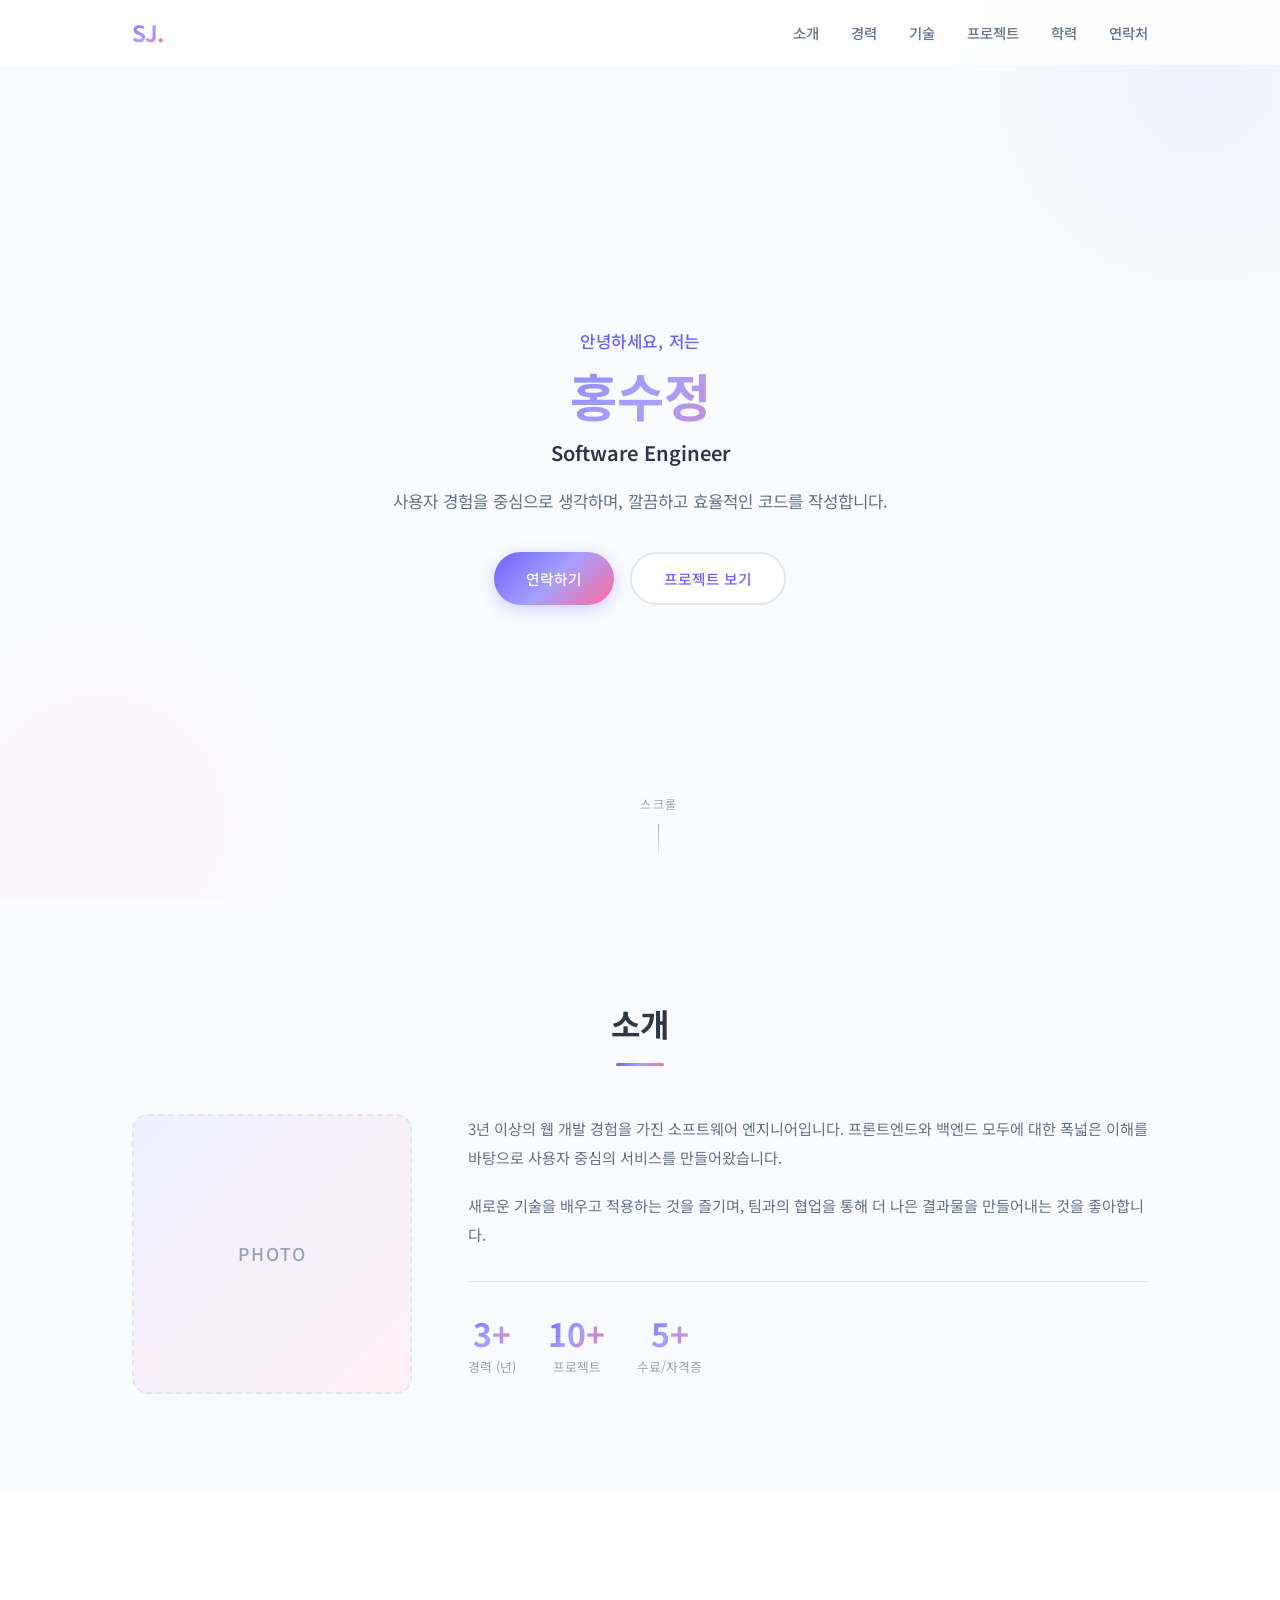
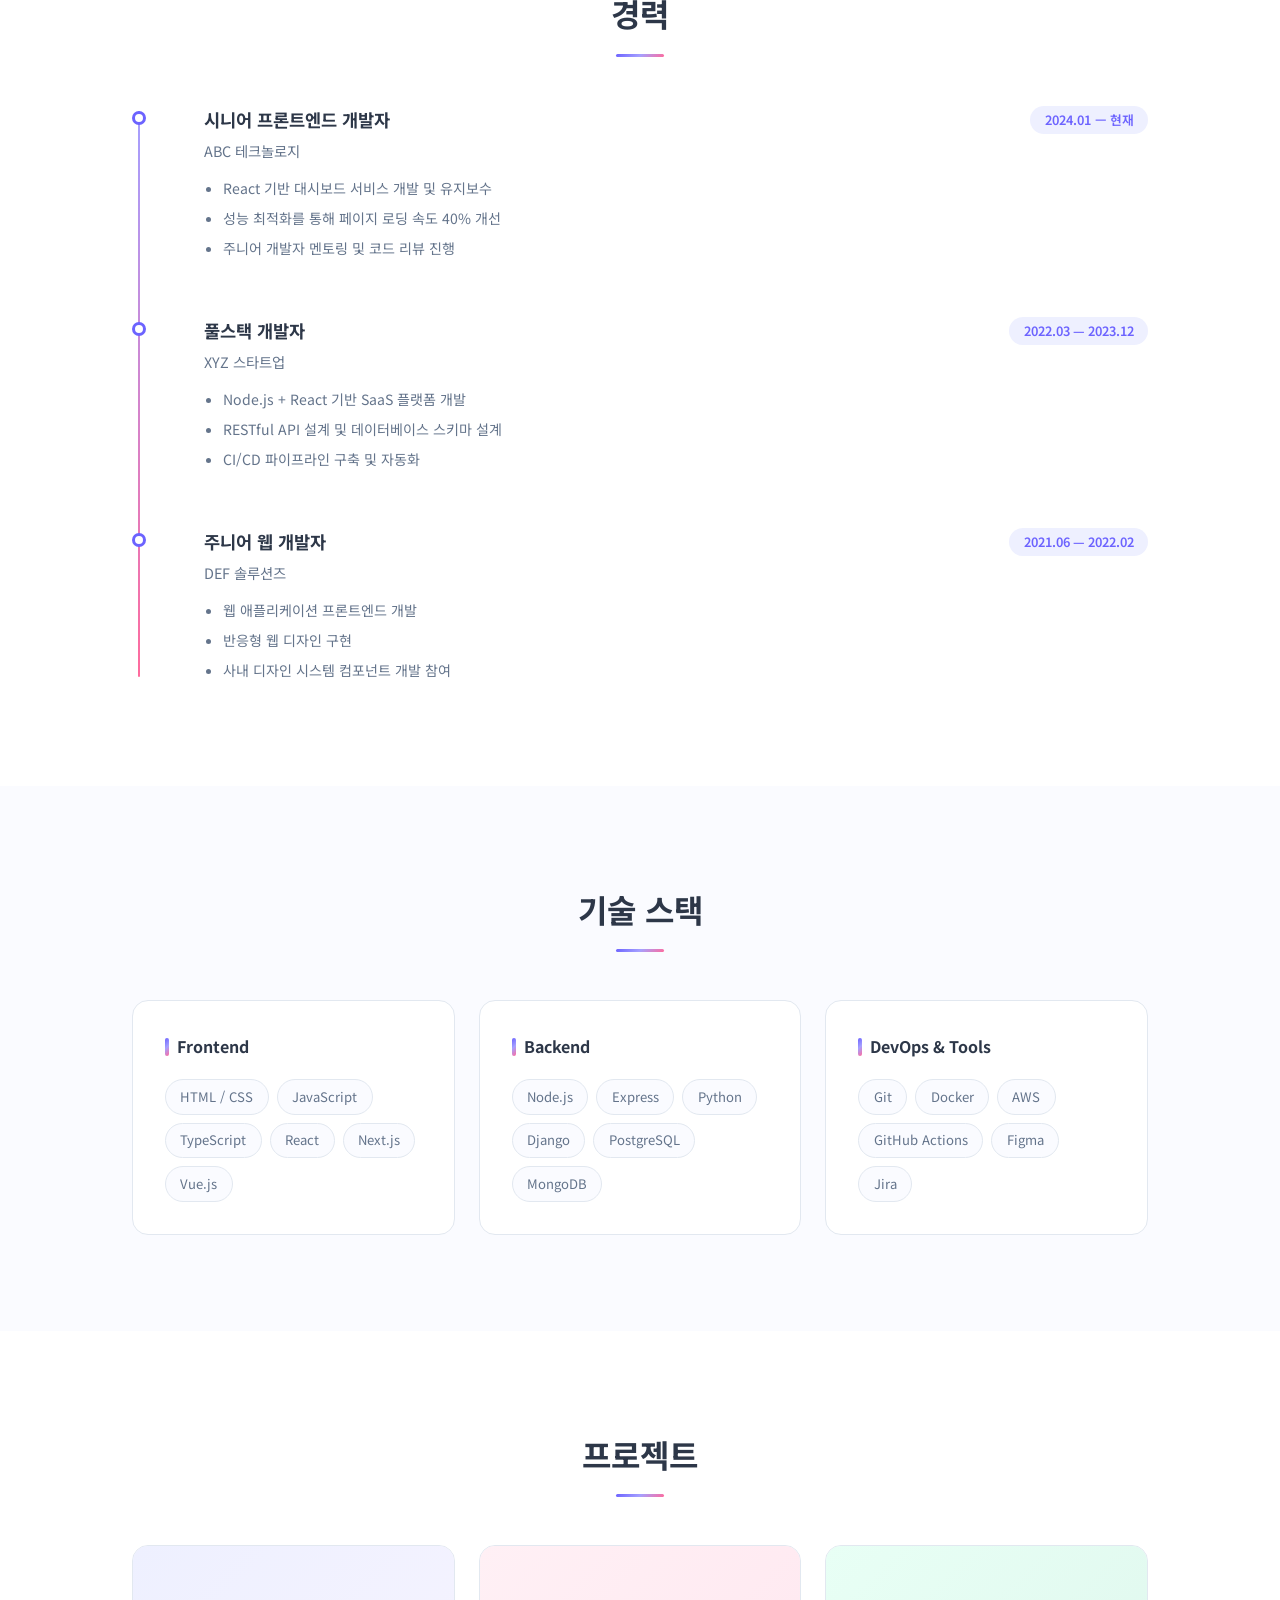
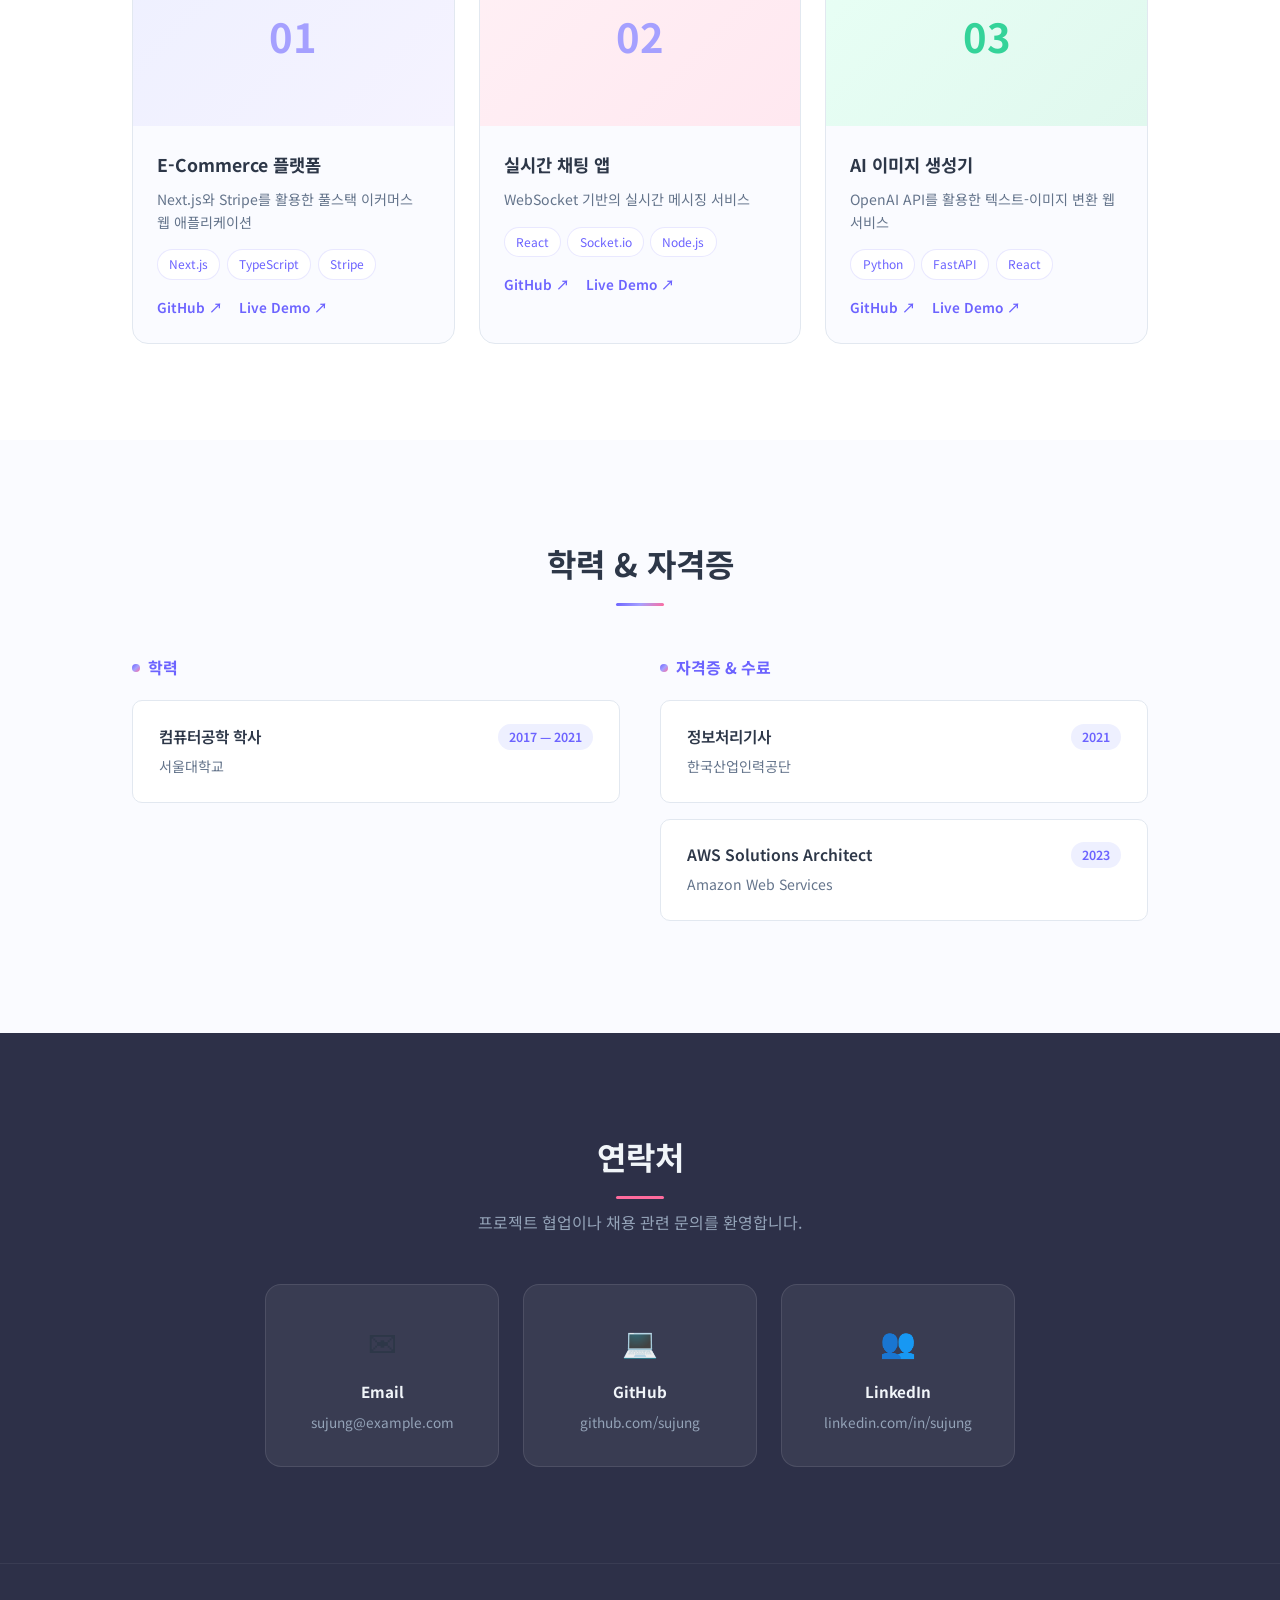
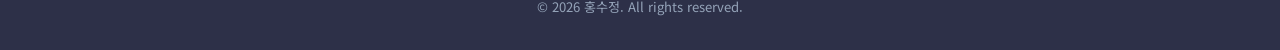
<file: chapter1/index.html>
<!DOCTYPE html>
<html lang="ko">
<head>
  <meta charset="UTF-8">
  <meta name="viewport" content="width=device-width, initial-scale=1.0">
  <title>수정 | Portfolio</title>
  <link rel="preconnect" href="https://fonts.googleapis.com">
  <link rel="preconnect" href="https://fonts.gstatic.com" crossorigin>
  <link href="https://fonts.googleapis.com/css2?family=Noto+Sans+KR:wght@300;400;500;700&display=swap" rel="stylesheet">
  <link rel="stylesheet" href="style.css">
</head>
<body>
  <nav class="navbar">
    <div class="nav-container">
      <a href="#" class="nav-logo">SJ.</a>
      <ul class="nav-links">
        <li><a href="#about">소개</a></li>
        <li><a href="#experience">경력</a></li>
        <li><a href="#skills">기술</a></li>
        <li><a href="#projects">프로젝트</a></li>
        <li><a href="#education">학력</a></li>
        <li><a href="#contact">연락처</a></li>
      </ul>
      <button class="nav-toggle" aria-label="메뉴 열기">
        <span></span>
        <span></span>
        <span></span>
      </button>
    </div>
  </nav>

  <header class="hero" id="home">
    <div class="hero-content">
      <p class="hero-greeting">안녕하세요, 저는</p>
      <h1 class="hero-name">홍수정</h1>
      <p class="hero-title">Software Engineer</p>
      <p class="hero-desc">사용자 경험을 중심으로 생각하며, 깔끔하고 효율적인 코드를 작성합니다.</p>
      <div class="hero-buttons">
        <a href="#contact" class="btn btn-primary">연락하기</a>
        <a href="#projects" class="btn btn-outline">프로젝트 보기</a>
      </div>
    </div>
    <div class="hero-scroll">
      <span>스크롤</span>
      <div class="scroll-line"></div>
    </div>
  </header>

  <section class="section" id="about">
    <div class="container">
      <h2 class="section-title">소개</h2>
      <div class="about-grid">
        <div class="about-image">
          <div class="about-image-placeholder">
            <span>PHOTO</span>
          </div>
        </div>
        <div class="about-text">
          <p>
            3년 이상의 웹 개발 경험을 가진 소프트웨어 엔지니어입니다.
            프론트엔드와 백엔드 모두에 대한 폭넓은 이해를 바탕으로
            사용자 중심의 서비스를 만들어왔습니다.
          </p>
          <p>
            새로운 기술을 배우고 적용하는 것을 즐기며,
            팀과의 협업을 통해 더 나은 결과물을 만들어내는 것을 좋아합니다.
          </p>
          <div class="about-stats">
            <div class="stat">
              <span class="stat-number">3+</span>
              <span class="stat-label">경력 (년)</span>
            </div>
            <div class="stat">
              <span class="stat-number">10+</span>
              <span class="stat-label">프로젝트</span>
            </div>
            <div class="stat">
              <span class="stat-number">5+</span>
              <span class="stat-label">수료/자격증</span>
            </div>
          </div>
        </div>
      </div>
    </div>
  </section>

  <section class="section section-alt" id="experience">
    <div class="container">
      <h2 class="section-title">경력</h2>
      <div class="timeline">
        <div class="timeline-item">
          <div class="timeline-dot"></div>
          <div class="timeline-content">
            <div class="timeline-header">
              <h3>시니어 프론트엔드 개발자</h3>
              <span class="timeline-date">2024.01 — 현재</span>
            </div>
            <p class="timeline-company">ABC 테크놀로지</p>
            <ul class="timeline-details">
              <li>React 기반 대시보드 서비스 개발 및 유지보수</li>
              <li>성능 최적화를 통해 페이지 로딩 속도 40% 개선</li>
              <li>주니어 개발자 멘토링 및 코드 리뷰 진행</li>
            </ul>
          </div>
        </div>
        <div class="timeline-item">
          <div class="timeline-dot"></div>
          <div class="timeline-content">
            <div class="timeline-header">
              <h3>풀스택 개발자</h3>
              <span class="timeline-date">2022.03 — 2023.12</span>
            </div>
            <p class="timeline-company">XYZ 스타트업</p>
            <ul class="timeline-details">
              <li>Node.js + React 기반 SaaS 플랫폼 개발</li>
              <li>RESTful API 설계 및 데이터베이스 스키마 설계</li>
              <li>CI/CD 파이프라인 구축 및 자동화</li>
            </ul>
          </div>
        </div>
        <div class="timeline-item">
          <div class="timeline-dot"></div>
          <div class="timeline-content">
            <div class="timeline-header">
              <h3>주니어 웹 개발자</h3>
              <span class="timeline-date">2021.06 — 2022.02</span>
            </div>
            <p class="timeline-company">DEF 솔루션즈</p>
            <ul class="timeline-details">
              <li>웹 애플리케이션 프론트엔드 개발</li>
              <li>반응형 웹 디자인 구현</li>
              <li>사내 디자인 시스템 컴포넌트 개발 참여</li>
            </ul>
          </div>
        </div>
      </div>
    </div>
  </section>

  <section class="section" id="skills">
    <div class="container">
      <h2 class="section-title">기술 스택</h2>
      <div class="skills-grid">
        <div class="skill-category">
          <h3>Frontend</h3>
          <div class="skill-tags">
            <span class="skill-tag">HTML / CSS</span>
            <span class="skill-tag">JavaScript</span>
            <span class="skill-tag">TypeScript</span>
            <span class="skill-tag">React</span>
            <span class="skill-tag">Next.js</span>
            <span class="skill-tag">Vue.js</span>
          </div>
        </div>
        <div class="skill-category">
          <h3>Backend</h3>
          <div class="skill-tags">
            <span class="skill-tag">Node.js</span>
            <span class="skill-tag">Express</span>
            <span class="skill-tag">Python</span>
            <span class="skill-tag">Django</span>
            <span class="skill-tag">PostgreSQL</span>
            <span class="skill-tag">MongoDB</span>
          </div>
        </div>
        <div class="skill-category">
          <h3>DevOps & Tools</h3>
          <div class="skill-tags">
            <span class="skill-tag">Git</span>
            <span class="skill-tag">Docker</span>
            <span class="skill-tag">AWS</span>
            <span class="skill-tag">GitHub Actions</span>
            <span class="skill-tag">Figma</span>
            <span class="skill-tag">Jira</span>
          </div>
        </div>
      </div>
    </div>
  </section>

  <section class="section section-alt" id="projects">
    <div class="container">
      <h2 class="section-title">프로젝트</h2>
      <div class="projects-grid">
        <article class="project-card">
          <div class="project-image">
            <div class="project-image-placeholder">01</div>
          </div>
          <div class="project-info">
            <h3>E-Commerce 플랫폼</h3>
            <p>Next.js와 Stripe를 활용한 풀스택 이커머스 웹 애플리케이션</p>
            <div class="project-tags">
              <span>Next.js</span>
              <span>TypeScript</span>
              <span>Stripe</span>
            </div>
            <div class="project-links">
              <a href="#" class="project-link">GitHub &#8599;</a>
              <a href="#" class="project-link">Live Demo &#8599;</a>
            </div>
          </div>
        </article>
        <article class="project-card">
          <div class="project-image">
            <div class="project-image-placeholder">02</div>
          </div>
          <div class="project-info">
            <h3>실시간 채팅 앱</h3>
            <p>WebSocket 기반의 실시간 메시징 서비스</p>
            <div class="project-tags">
              <span>React</span>
              <span>Socket.io</span>
              <span>Node.js</span>
            </div>
            <div class="project-links">
              <a href="#" class="project-link">GitHub &#8599;</a>
              <a href="#" class="project-link">Live Demo &#8599;</a>
            </div>
          </div>
        </article>
        <article class="project-card">
          <div class="project-image">
            <div class="project-image-placeholder">03</div>
          </div>
          <div class="project-info">
            <h3>AI 이미지 생성기</h3>
            <p>OpenAI API를 활용한 텍스트-이미지 변환 웹 서비스</p>
            <div class="project-tags">
              <span>Python</span>
              <span>FastAPI</span>
              <span>React</span>
            </div>
            <div class="project-links">
              <a href="#" class="project-link">GitHub &#8599;</a>
              <a href="#" class="project-link">Live Demo &#8599;</a>
            </div>
          </div>
        </article>
      </div>
    </div>
  </section>

  <section class="section" id="education">
    <div class="container">
      <h2 class="section-title">학력 & 자격증</h2>
      <div class="education-grid">
        <div class="education-group">
          <h3>학력</h3>
          <div class="education-item">
            <div class="education-header">
              <h4>컴퓨터공학 학사</h4>
              <span class="education-date">2017 — 2021</span>
            </div>
            <p>서울대학교</p>
          </div>
        </div>
        <div class="education-group">
          <h3>자격증 & 수료</h3>
          <div class="education-item">
            <div class="education-header">
              <h4>정보처리기사</h4>
              <span class="education-date">2021</span>
            </div>
            <p>한국산업인력공단</p>
          </div>
          <div class="education-item">
            <div class="education-header">
              <h4>AWS Solutions Architect</h4>
              <span class="education-date">2023</span>
            </div>
            <p>Amazon Web Services</p>
          </div>
        </div>
      </div>
    </div>
  </section>

  <section class="section section-dark" id="contact">
    <div class="container">
      <h2 class="section-title section-title-light">연락처</h2>
      <p class="contact-desc">프로젝트 협업이나 채용 관련 문의를 환영합니다.</p>
      <div class="contact-grid">
        <a href="mailto:sujung@example.com" class="contact-card">
          <div class="contact-icon">&#9993;</div>
          <h3>Email</h3>
          <p>sujung@example.com</p>
        </a>
        <a href="https://github.com/" class="contact-card">
          <div class="contact-icon">&#128187;</div>
          <h3>GitHub</h3>
          <p>github.com/sujung</p>
        </a>
        <a href="https://linkedin.com/" class="contact-card">
          <div class="contact-icon">&#128101;</div>
          <h3>LinkedIn</h3>
          <p>linkedin.com/in/sujung</p>
        </a>
      </div>
    </div>
  </section>

  <footer class="footer">
    <div class="container">
      <p>&copy; 2026 홍수정. All rights reserved.</p>
    </div>
  </footer>

  <script src="script.js"></script>
</body>
</html>
</file>
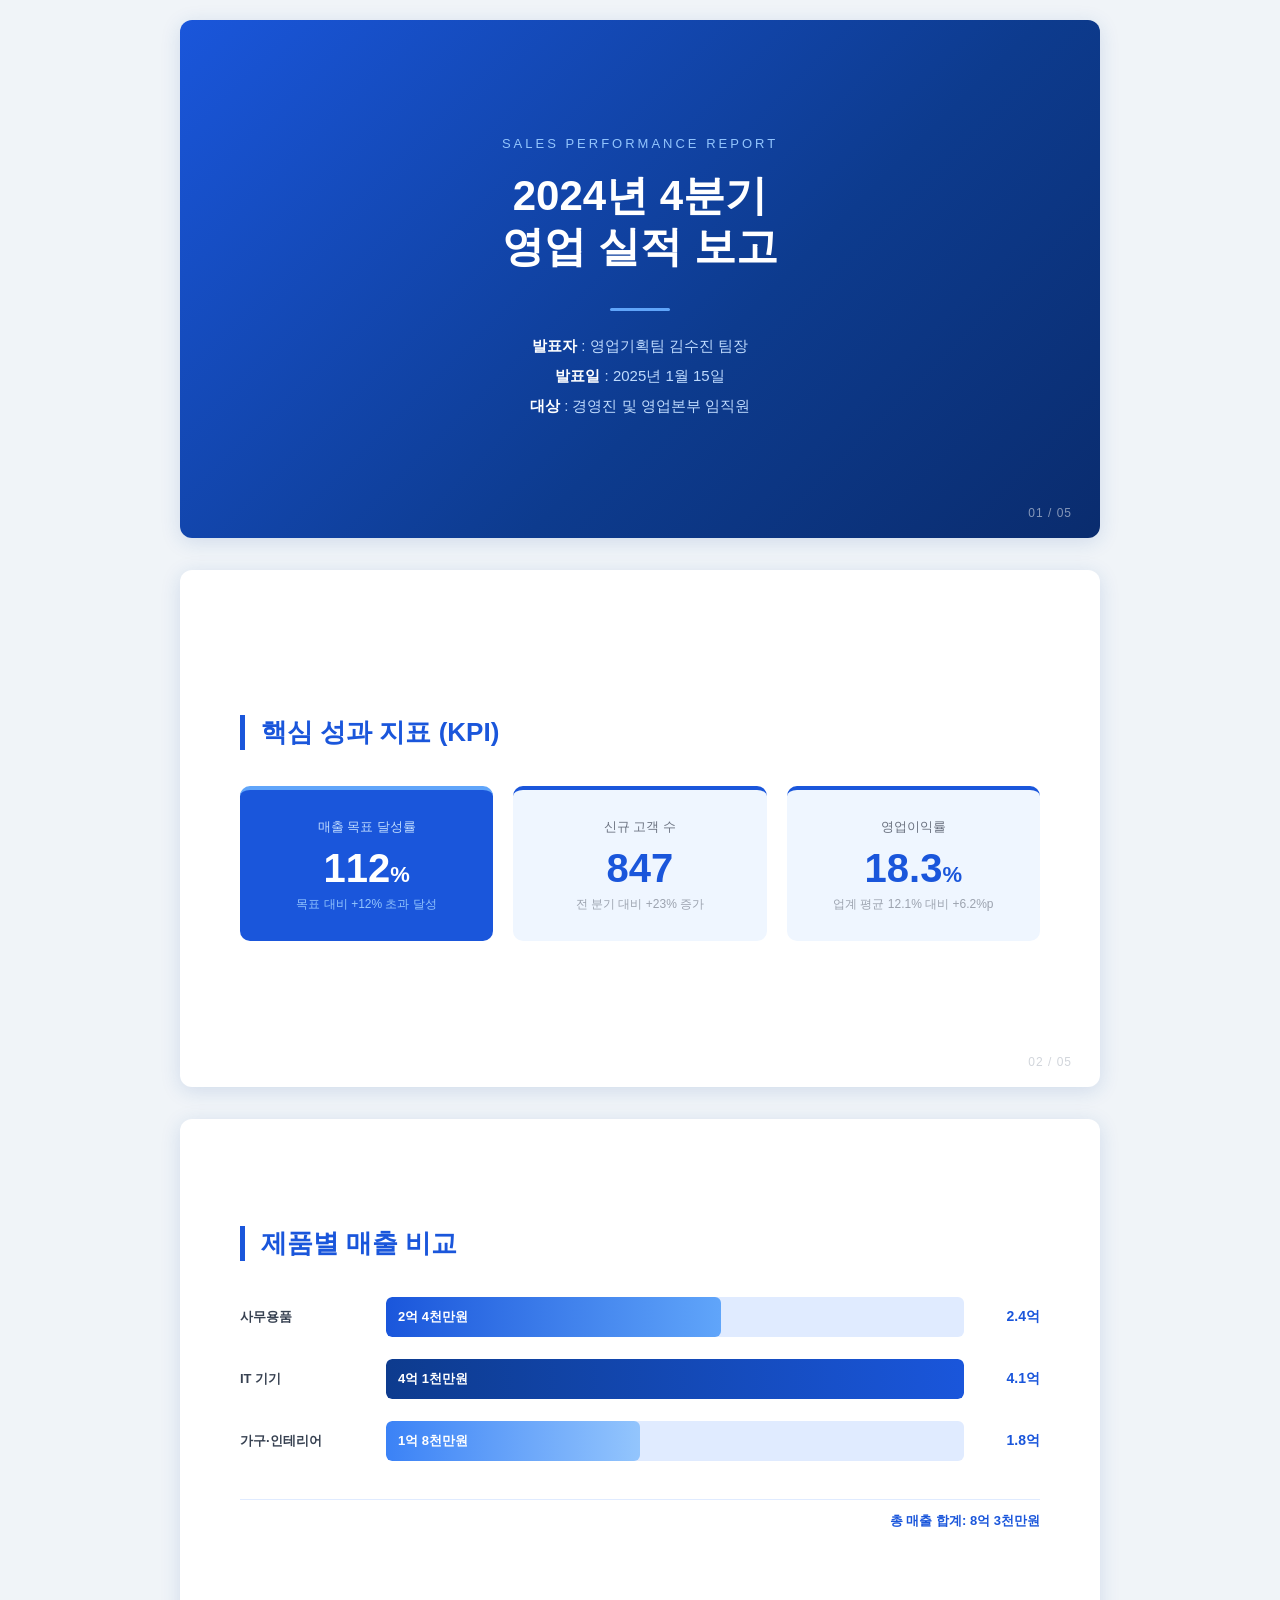
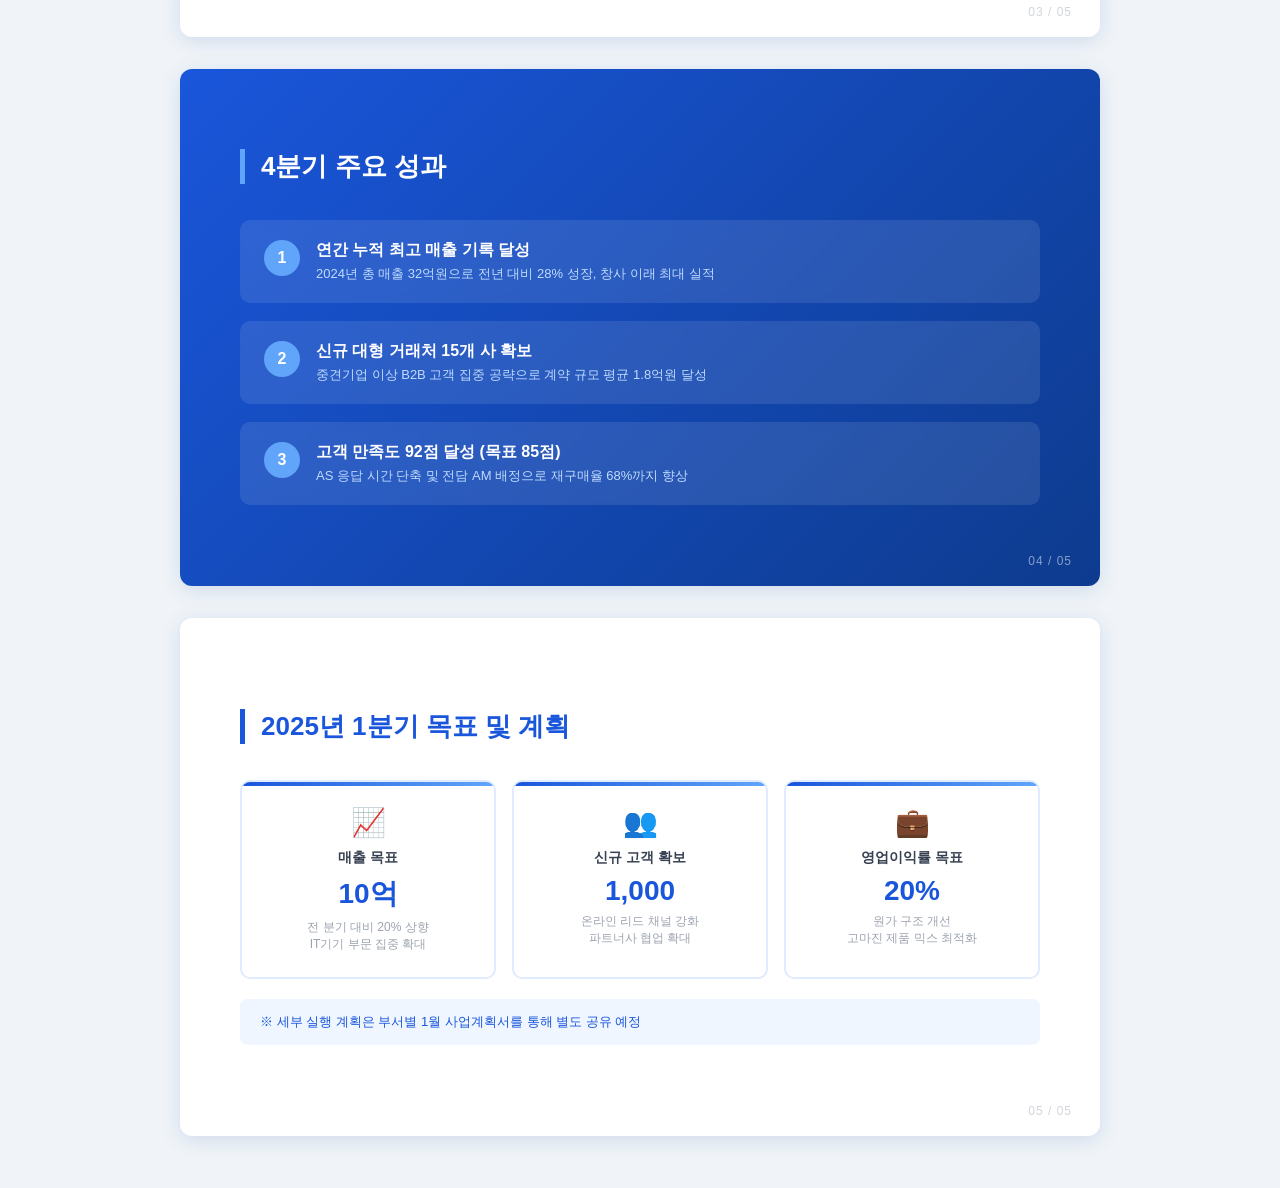
<file: chapter4/ppt-a.html>
<!DOCTYPE html>
<html lang="ko">
<head>
<meta charset="UTF-8">
<meta name="viewport" content="width=device-width, initial-scale=1.0">
<title>2024년 4분기 영업 실적 보고 - Version A</title>
<style>
  * { margin: 0; padding: 0; box-sizing: border-box; }
  body { font-family: 'Segoe UI', 'Malgun Gothic', sans-serif; background: #f0f4f8; }

  .presentation { width: 100%; max-width: 960px; margin: 0 auto; padding: 20px; }

  .slide {
    width: 100%;
    aspect-ratio: 16/9;
    margin-bottom: 32px;
    border-radius: 12px;
    overflow: hidden;
    box-shadow: 0 4px 20px rgba(30, 80, 160, 0.15);
    position: relative;
    display: flex;
    flex-direction: column;
    justify-content: center;
    align-items: center;
    padding: 48px 60px;
  }

  .slide-number {
    position: absolute;
    bottom: 18px;
    right: 28px;
    font-size: 12px;
    color: rgba(255,255,255,0.5);
    letter-spacing: 1px;
  }

  /* ── Slide 1: 제목 ── */
  .slide-1 {
    background: linear-gradient(135deg, #1a56db 0%, #0d3b8e 60%, #0a2c6e 100%);
    text-align: center;
  }
  .slide-1 .tag {
    font-size: 13px;
    letter-spacing: 3px;
    text-transform: uppercase;
    color: #93c5fd;
    margin-bottom: 20px;
  }
  .slide-1 h1 {
    font-size: 42px;
    font-weight: 800;
    color: #fff;
    line-height: 1.2;
    margin-bottom: 16px;
  }
  .slide-1 .divider {
    width: 60px;
    height: 3px;
    background: #60a5fa;
    margin: 20px auto;
    border-radius: 2px;
  }
  .slide-1 .meta {
    font-size: 15px;
    color: #bfdbfe;
    line-height: 2;
  }
  .slide-1 .meta strong { color: #fff; }

  /* ── Slide 2: 핵심 지표 ── */
  .slide-2 { background: #fff; align-items: stretch; }
  .slide-header {
    width: 100%;
    margin-bottom: 36px;
  }
  .slide-header h2 {
    font-size: 26px;
    font-weight: 700;
    color: #1a56db;
    border-left: 5px solid #1a56db;
    padding-left: 16px;
  }
  .kpi-grid {
    display: grid;
    grid-template-columns: repeat(3, 1fr);
    gap: 20px;
    width: 100%;
  }
  .kpi-card {
    background: #eff6ff;
    border-radius: 10px;
    padding: 28px 20px;
    text-align: center;
    border-top: 4px solid #1a56db;
  }
  .kpi-card .kpi-label {
    font-size: 13px;
    color: #6b7280;
    margin-bottom: 12px;
    font-weight: 500;
  }
  .kpi-card .kpi-value {
    font-size: 40px;
    font-weight: 800;
    color: #1a56db;
    line-height: 1;
    margin-bottom: 8px;
  }
  .kpi-card .kpi-sub {
    font-size: 12px;
    color: #9ca3af;
  }
  .kpi-card.highlight { background: #1a56db; border-top-color: #60a5fa; }
  .kpi-card.highlight .kpi-label { color: #bfdbfe; }
  .kpi-card.highlight .kpi-value { color: #fff; }
  .kpi-card.highlight .kpi-sub { color: #93c5fd; }

  /* ── Slide 3: 제품별 매출 ── */
  .slide-3 { background: #fff; align-items: stretch; }
  .bar-chart { width: 100%; }
  .bar-row {
    display: flex;
    align-items: center;
    margin-bottom: 22px;
    gap: 16px;
  }
  .bar-label {
    width: 130px;
    font-size: 13px;
    color: #374151;
    font-weight: 600;
    flex-shrink: 0;
  }
  .bar-track {
    flex: 1;
    height: 40px;
    background: #e0ebff;
    border-radius: 6px;
    overflow: hidden;
    position: relative;
  }
  .bar-fill {
    height: 100%;
    border-radius: 6px;
    background: linear-gradient(90deg, #1a56db, #60a5fa);
    display: flex;
    align-items: center;
    padding-left: 12px;
    transition: width 0.6s ease;
  }
  .bar-fill.it { background: linear-gradient(90deg, #0d3b8e, #1a56db); }
  .bar-fill.furniture { background: linear-gradient(90deg, #3b82f6, #93c5fd); }
  .bar-fill span { font-size: 13px; color: #fff; font-weight: 700; }
  .bar-amount {
    width: 60px;
    font-size: 14px;
    color: #1a56db;
    font-weight: 700;
    text-align: right;
    flex-shrink: 0;
  }

  /* ── Slide 4: 주요 성과 ── */
  .slide-4 {
    background: linear-gradient(135deg, #1a56db 0%, #0d3b8e 100%);
    align-items: stretch;
  }
  .slide-4 .slide-header h2 { color: #fff; border-left-color: #60a5fa; }
  .achievement-list { width: 100%; display: flex; flex-direction: column; gap: 18px; }
  .achievement-item {
    display: flex;
    align-items: flex-start;
    gap: 16px;
    background: rgba(255,255,255,0.1);
    border-radius: 10px;
    padding: 20px 24px;
    backdrop-filter: blur(4px);
  }
  .achievement-num {
    width: 36px;
    height: 36px;
    background: #60a5fa;
    border-radius: 50%;
    display: flex;
    align-items: center;
    justify-content: center;
    font-size: 16px;
    font-weight: 800;
    color: #fff;
    flex-shrink: 0;
  }
  .achievement-text h3 { font-size: 16px; color: #fff; font-weight: 700; margin-bottom: 4px; }
  .achievement-text p { font-size: 13px; color: #bfdbfe; }

  /* ── Slide 5: 다음 분기 목표 ── */
  .slide-5 { background: #fff; align-items: stretch; }
  .goal-grid {
    display: grid;
    grid-template-columns: repeat(3, 1fr);
    gap: 16px;
    width: 100%;
  }
  .goal-card {
    border: 2px solid #e0ebff;
    border-radius: 10px;
    padding: 24px 18px;
    text-align: center;
    position: relative;
    overflow: hidden;
  }
  .goal-card::before {
    content: '';
    position: absolute;
    top: 0; left: 0; right: 0;
    height: 4px;
    background: linear-gradient(90deg, #1a56db, #60a5fa);
  }
  .goal-icon { font-size: 28px; margin-bottom: 10px; }
  .goal-card h3 { font-size: 14px; color: #374151; font-weight: 700; margin-bottom: 8px; }
  .goal-card .goal-value { font-size: 28px; font-weight: 800; color: #1a56db; margin-bottom: 6px; }
  .goal-card p { font-size: 12px; color: #9ca3af; }
</style>
</head>
<body>
<div class="presentation">

  <!-- Slide 1: 제목 -->
  <div class="slide slide-1">
    <div class="tag">Sales Performance Report</div>
    <h1>2024년 4분기<br>영업 실적 보고</h1>
    <div class="divider"></div>
    <div class="meta">
      <strong>발표자</strong> : 영업기획팀 김수진 팀장<br>
      <strong>발표일</strong> : 2025년 1월 15일<br>
      <strong>대상</strong> : 경영진 및 영업본부 임직원
    </div>
    <div class="slide-number">01 / 05</div>
  </div>

  <!-- Slide 2: 핵심 지표 -->
  <div class="slide slide-2">
    <div class="slide-header">
      <h2>핵심 성과 지표 (KPI)</h2>
    </div>
    <div class="kpi-grid">
      <div class="kpi-card highlight">
        <div class="kpi-label">매출 목표 달성률</div>
        <div class="kpi-value">112<span style="font-size:22px">%</span></div>
        <div class="kpi-sub">목표 대비 +12% 초과 달성</div>
      </div>
      <div class="kpi-card">
        <div class="kpi-label">신규 고객 수</div>
        <div class="kpi-value">847</div>
        <div class="kpi-sub">전 분기 대비 +23% 증가</div>
      </div>
      <div class="kpi-card">
        <div class="kpi-label">영업이익률</div>
        <div class="kpi-value">18.3<span style="font-size:22px">%</span></div>
        <div class="kpi-sub">업계 평균 12.1% 대비 +6.2%p</div>
      </div>
    </div>
    <div class="slide-number" style="color:#d1d5db">02 / 05</div>
  </div>

  <!-- Slide 3: 제품별 매출 -->
  <div class="slide slide-3">
    <div class="slide-header">
      <h2>제품별 매출 비교</h2>
    </div>
    <div class="bar-chart">
      <div class="bar-row">
        <div class="bar-label">사무용품</div>
        <div class="bar-track">
          <div class="bar-fill" style="width:58%"><span>2억 4천만원</span></div>
        </div>
        <div class="bar-amount">2.4억</div>
      </div>
      <div class="bar-row">
        <div class="bar-label">IT 기기</div>
        <div class="bar-track">
          <div class="bar-fill it" style="width:100%"><span>4억 1천만원</span></div>
        </div>
        <div class="bar-amount">4.1억</div>
      </div>
      <div class="bar-row">
        <div class="bar-label">가구·인테리어</div>
        <div class="bar-track">
          <div class="bar-fill furniture" style="width:44%"><span>1억 8천만원</span></div>
        </div>
        <div class="bar-amount">1.8억</div>
      </div>
    </div>
    <div style="width:100%;margin-top:16px;padding-top:12px;border-top:1px solid #e0ebff;display:flex;justify-content:flex-end">
      <span style="font-size:13px;color:#1a56db;font-weight:700">총 매출 합계: 8억 3천만원</span>
    </div>
    <div class="slide-number" style="color:#d1d5db">03 / 05</div>
  </div>

  <!-- Slide 4: 주요 성과 -->
  <div class="slide slide-4">
    <div class="slide-header">
      <h2>4분기 주요 성과</h2>
    </div>
    <div class="achievement-list">
      <div class="achievement-item">
        <div class="achievement-num">1</div>
        <div class="achievement-text">
          <h3>연간 누적 최고 매출 기록 달성</h3>
          <p>2024년 총 매출 32억원으로 전년 대비 28% 성장, 창사 이래 최대 실적</p>
        </div>
      </div>
      <div class="achievement-item">
        <div class="achievement-num">2</div>
        <div class="achievement-text">
          <h3>신규 대형 거래처 15개 사 확보</h3>
          <p>중견기업 이상 B2B 고객 집중 공략으로 계약 규모 평균 1.8억원 달성</p>
        </div>
      </div>
      <div class="achievement-item">
        <div class="achievement-num">3</div>
        <div class="achievement-text">
          <h3>고객 만족도 92점 달성 (목표 85점)</h3>
          <p>AS 응답 시간 단축 및 전담 AM 배정으로 재구매율 68%까지 향상</p>
        </div>
      </div>
    </div>
    <div class="slide-number">04 / 05</div>
  </div>

  <!-- Slide 5: 다음 분기 목표 -->
  <div class="slide slide-5">
    <div class="slide-header">
      <h2>2025년 1분기 목표 및 계획</h2>
    </div>
    <div class="goal-grid">
      <div class="goal-card">
        <div class="goal-icon">📈</div>
        <h3>매출 목표</h3>
        <div class="goal-value">10억</div>
        <p>전 분기 대비 20% 상향<br>IT기기 부문 집중 확대</p>
      </div>
      <div class="goal-card">
        <div class="goal-icon">👥</div>
        <h3>신규 고객 확보</h3>
        <div class="goal-value">1,000</div>
        <p>온라인 리드 채널 강화<br>파트너사 협업 확대</p>
      </div>
      <div class="goal-card">
        <div class="goal-icon">💼</div>
        <h3>영업이익률 목표</h3>
        <div class="goal-value">20%</div>
        <p>원가 구조 개선<br>고마진 제품 믹스 최적화</p>
      </div>
    </div>
    <div style="width:100%;margin-top:20px;background:#eff6ff;border-radius:8px;padding:14px 20px;font-size:13px;color:#1a56db;font-weight:500">
      ※ 세부 실행 계획은 부서별 1월 사업계획서를 통해 별도 공유 예정
    </div>
    <div class="slide-number" style="color:#d1d5db">05 / 05</div>
  </div>

</div>
</body>
</html>
</file>
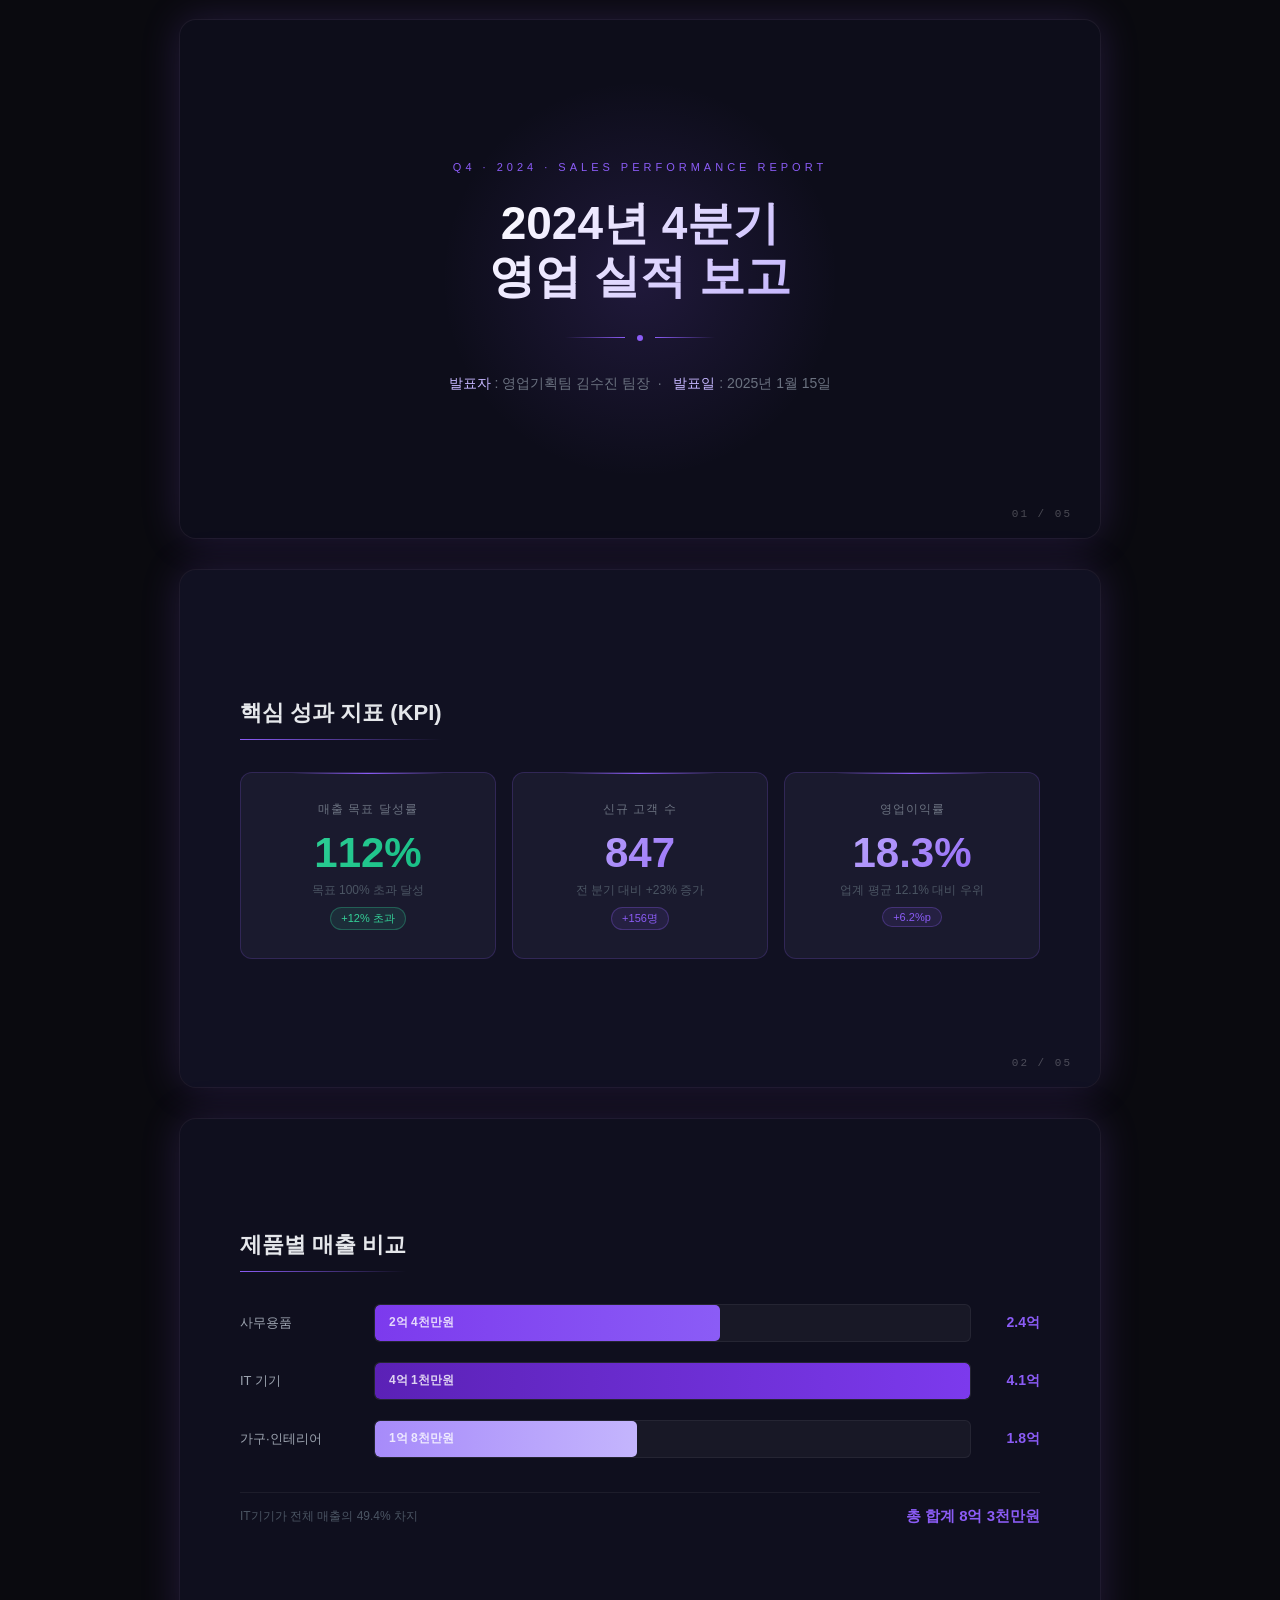
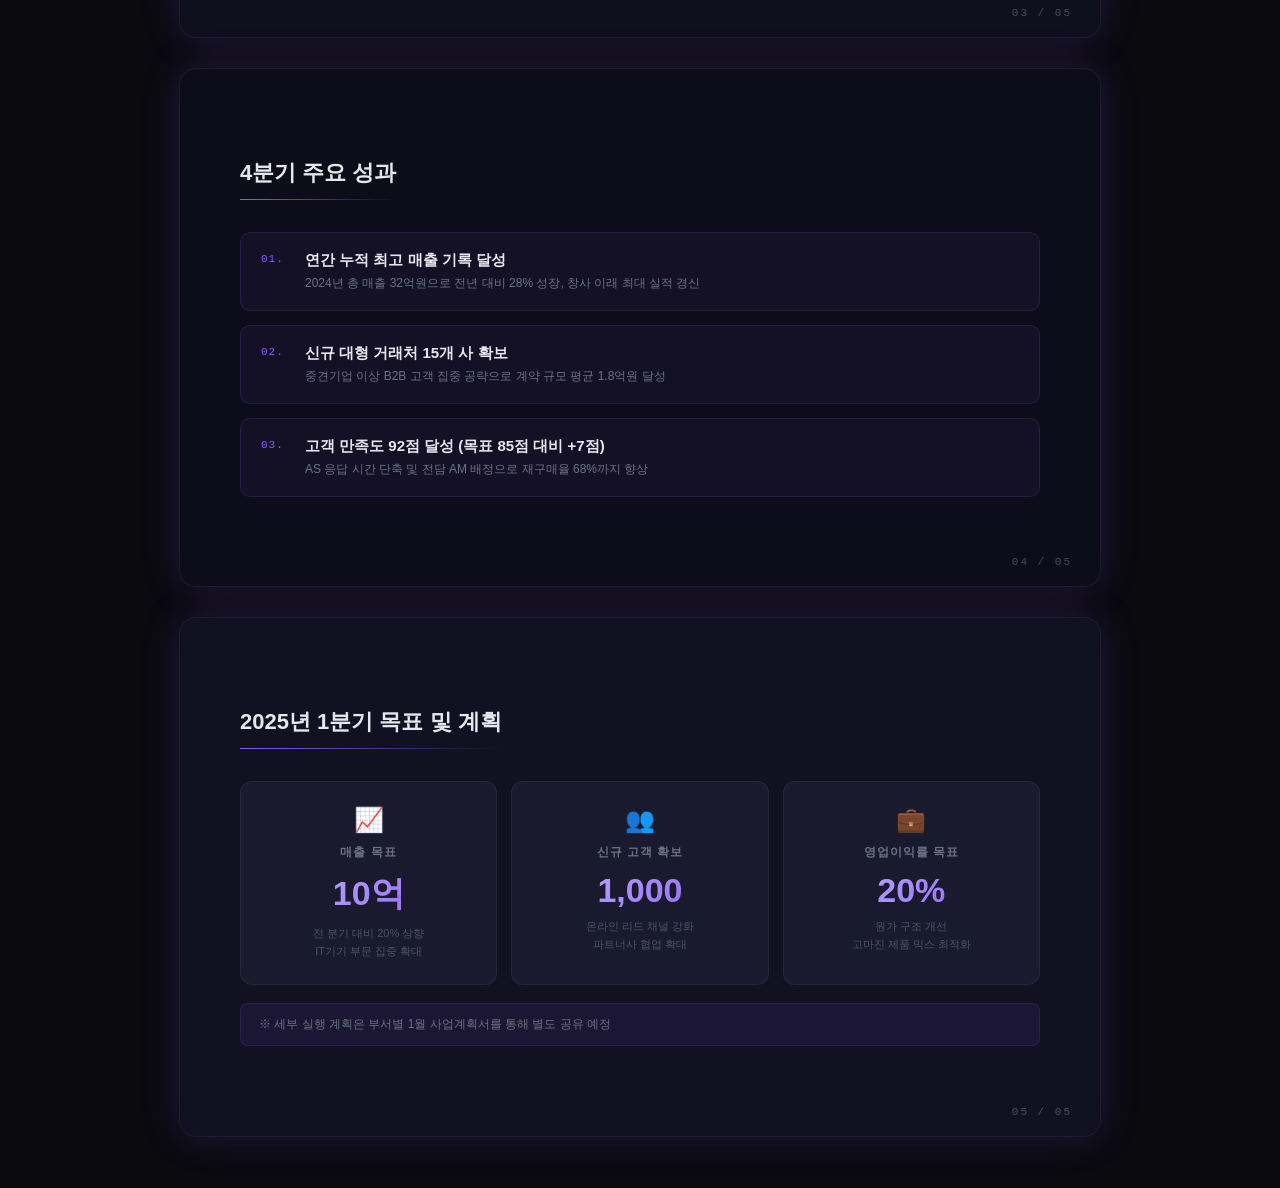
<file: chapter4/ppt-b.html>
<!DOCTYPE html>
<html lang="ko">
<head>
<meta charset="UTF-8">
<meta name="viewport" content="width=device-width, initial-scale=1.0">
<title>2024년 4분기 영업 실적 보고 - Version B</title>
<style>
  * { margin: 0; padding: 0; box-sizing: border-box; }
  body { font-family: 'Segoe UI', 'Malgun Gothic', sans-serif; background: #0a0a0f; }

  .presentation { width: 100%; max-width: 960px; margin: 0 auto; padding: 20px; }

  .slide {
    width: 100%;
    aspect-ratio: 16/9;
    margin-bottom: 32px;
    border-radius: 16px;
    overflow: hidden;
    box-shadow: 0 0 40px rgba(139, 92, 246, 0.2), 0 0 0 1px rgba(255,255,255,0.05);
    position: relative;
    display: flex;
    flex-direction: column;
    justify-content: center;
    align-items: center;
    padding: 48px 60px;
  }

  .slide-number {
    position: absolute;
    bottom: 18px;
    right: 28px;
    font-size: 11px;
    color: rgba(255,255,255,0.25);
    letter-spacing: 2px;
    font-family: monospace;
  }

  /* ── Slide 1: 제목 ── */
  .slide-1 {
    background: #0d0d1a;
    text-align: center;
  }
  .glow-ring {
    position: absolute;
    width: 400px;
    height: 400px;
    border-radius: 50%;
    background: radial-gradient(circle, rgba(139,92,246,0.15) 0%, transparent 70%);
    top: 50%; left: 50%;
    transform: translate(-50%, -50%);
    pointer-events: none;
  }
  .slide-1 .eyebrow {
    font-size: 11px;
    letter-spacing: 4px;
    text-transform: uppercase;
    color: #8b5cf6;
    margin-bottom: 24px;
    position: relative;
  }
  .slide-1 h1 {
    font-size: 46px;
    font-weight: 800;
    color: #fff;
    line-height: 1.15;
    margin-bottom: 32px;
    position: relative;
    background: linear-gradient(135deg, #fff 0%, #c4b5fd 100%);
    -webkit-background-clip: text;
    -webkit-text-fill-color: transparent;
    background-clip: text;
  }
  .slide-1 .divider {
    display: flex;
    align-items: center;
    gap: 12px;
    justify-content: center;
    margin-bottom: 28px;
    position: relative;
  }
  .slide-1 .divider::before,
  .slide-1 .divider::after {
    content: '';
    width: 60px;
    height: 1px;
    background: linear-gradient(90deg, transparent, #8b5cf6);
  }
  .slide-1 .divider::after { background: linear-gradient(90deg, #8b5cf6, transparent); }
  .slide-1 .divider span { width: 6px; height: 6px; background: #8b5cf6; border-radius: 50%; }
  .slide-1 .meta {
    font-size: 14px;
    color: #6b7280;
    line-height: 2;
    position: relative;
  }
  .slide-1 .meta strong { color: #c4b5fd; font-weight: 500; }

  /* ── 공통 헤더 ── */
  .slide-header { width: 100%; margin-bottom: 32px; }
  .slide-header h2 {
    font-size: 22px;
    font-weight: 700;
    color: #e5e7eb;
    position: relative;
    padding-bottom: 12px;
    display: inline-block;
  }
  .slide-header h2::after {
    content: '';
    position: absolute;
    bottom: 0; left: 0;
    width: 100%;
    height: 1px;
    background: linear-gradient(90deg, #8b5cf6, transparent);
  }

  /* ── Slide 2: 핵심 지표 ── */
  .slide-2 { background: #111122; align-items: stretch; }
  .kpi-grid {
    display: grid;
    grid-template-columns: repeat(3, 1fr);
    gap: 16px;
    width: 100%;
  }
  .kpi-card {
    background: #1a1a2e;
    border: 1px solid rgba(139,92,246,0.2);
    border-radius: 12px;
    padding: 28px 20px;
    text-align: center;
    position: relative;
    overflow: hidden;
  }
  .kpi-card::before {
    content: '';
    position: absolute;
    top: 0; left: 50%;
    transform: translateX(-50%);
    width: 60%;
    height: 1px;
    background: linear-gradient(90deg, transparent, #8b5cf6, transparent);
  }
  .kpi-card .kpi-label {
    font-size: 12px;
    color: #6b7280;
    margin-bottom: 14px;
    letter-spacing: 1px;
    text-transform: uppercase;
  }
  .kpi-card .kpi-value {
    font-size: 42px;
    font-weight: 800;
    line-height: 1;
    margin-bottom: 8px;
    background: linear-gradient(135deg, #c4b5fd, #8b5cf6);
    -webkit-background-clip: text;
    -webkit-text-fill-color: transparent;
    background-clip: text;
  }
  .kpi-card.hl .kpi-value {
    background: linear-gradient(135deg, #34d399, #10b981);
    -webkit-background-clip: text;
    background-clip: text;
  }
  .kpi-card .kpi-sub { font-size: 12px; color: #4b5563; }
  .badge {
    display: inline-block;
    background: rgba(52,211,153,0.1);
    color: #34d399;
    border: 1px solid rgba(52,211,153,0.3);
    border-radius: 20px;
    font-size: 11px;
    padding: 3px 10px;
    margin-top: 8px;
  }

  /* ── Slide 3: 제품별 매출 ── */
  .slide-3 { background: #0f0f1e; align-items: stretch; }
  .bar-chart { width: 100%; }
  .bar-row { display: flex; align-items: center; margin-bottom: 20px; gap: 14px; }
  .bar-label { width: 120px; font-size: 13px; color: #9ca3af; font-weight: 500; flex-shrink: 0; }
  .bar-track {
    flex: 1;
    height: 38px;
    background: rgba(255,255,255,0.04);
    border-radius: 6px;
    overflow: hidden;
    border: 1px solid rgba(255,255,255,0.06);
    position: relative;
  }
  .bar-fill {
    height: 100%;
    border-radius: 5px;
    display: flex;
    align-items: center;
    padding-left: 14px;
  }
  .bar-fill.office { background: linear-gradient(90deg, #7c3aed, #8b5cf6); }
  .bar-fill.it { background: linear-gradient(90deg, #5b21b6, #7c3aed); }
  .bar-fill.furn { background: linear-gradient(90deg, #a78bfa, #c4b5fd); }
  .bar-fill span { font-size: 12px; color: rgba(255,255,255,0.8); font-weight: 600; }
  .bar-amount { width: 55px; font-size: 14px; color: #8b5cf6; font-weight: 700; text-align: right; flex-shrink: 0; }
  .chart-total {
    margin-top: 14px;
    padding-top: 14px;
    border-top: 1px solid rgba(255,255,255,0.06);
    display: flex;
    justify-content: space-between;
    align-items: center;
  }
  .chart-total span { font-size: 12px; color: #4b5563; }
  .chart-total strong { font-size: 15px; color: #8b5cf6; font-weight: 700; }

  /* ── Slide 4: 주요 성과 ── */
  .slide-4 { background: #0d0d1a; align-items: stretch; }
  .achievement-list { width: 100%; display: flex; flex-direction: column; gap: 14px; }
  .achievement-item {
    display: flex;
    align-items: flex-start;
    gap: 16px;
    padding: 18px 20px;
    background: rgba(139,92,246,0.06);
    border: 1px solid rgba(139,92,246,0.15);
    border-radius: 10px;
  }
  .ach-num {
    font-size: 11px;
    font-family: monospace;
    color: #8b5cf6;
    letter-spacing: 1px;
    margin-top: 2px;
    flex-shrink: 0;
    min-width: 28px;
  }
  .ach-content h3 { font-size: 15px; color: #e5e7eb; font-weight: 600; margin-bottom: 4px; }
  .ach-content p { font-size: 12px; color: #6b7280; line-height: 1.5; }

  /* ── Slide 5: 다음 분기 목표 ── */
  .slide-5 { background: #111122; align-items: stretch; }
  .goal-grid {
    display: grid;
    grid-template-columns: repeat(3, 1fr);
    gap: 14px;
    width: 100%;
  }
  .goal-card {
    background: #1a1a2e;
    border-radius: 12px;
    padding: 24px 18px;
    text-align: center;
    border: 1px solid rgba(255,255,255,0.06);
    position: relative;
  }
  .goal-card .goal-icon { font-size: 24px; margin-bottom: 10px; }
  .goal-card h3 { font-size: 12px; color: #6b7280; letter-spacing: 1px; text-transform: uppercase; margin-bottom: 10px; }
  .goal-card .goal-value {
    font-size: 34px;
    font-weight: 800;
    background: linear-gradient(135deg, #c4b5fd, #8b5cf6);
    -webkit-background-clip: text;
    -webkit-text-fill-color: transparent;
    background-clip: text;
    margin-bottom: 8px;
  }
  .goal-card p { font-size: 11px; color: #4b5563; line-height: 1.6; }
  .note-bar {
    width: 100%;
    margin-top: 18px;
    padding: 12px 18px;
    background: rgba(139,92,246,0.08);
    border: 1px solid rgba(139,92,246,0.15);
    border-radius: 8px;
    font-size: 12px;
    color: #6b7280;
  }
</style>
</head>
<body>
<div class="presentation">

  <!-- Slide 1: 제목 -->
  <div class="slide slide-1">
    <div class="glow-ring"></div>
    <div class="eyebrow">Q4 · 2024 · Sales Performance Report</div>
    <h1>2024년 4분기<br>영업 실적 보고</h1>
    <div class="divider"><span></span></div>
    <div class="meta">
      <strong>발표자</strong> : 영업기획팀 김수진 팀장&nbsp;&nbsp;·&nbsp;&nbsp;
      <strong>발표일</strong> : 2025년 1월 15일
    </div>
    <div class="slide-number">01 / 05</div>
  </div>

  <!-- Slide 2: 핵심 지표 -->
  <div class="slide slide-2">
    <div class="slide-header">
      <h2>핵심 성과 지표 (KPI)</h2>
    </div>
    <div class="kpi-grid">
      <div class="kpi-card hl">
        <div class="kpi-label">매출 목표 달성률</div>
        <div class="kpi-value">112%</div>
        <div class="kpi-sub">목표 100% 초과 달성</div>
        <div class="badge">+12% 초과</div>
      </div>
      <div class="kpi-card">
        <div class="kpi-label">신규 고객 수</div>
        <div class="kpi-value">847</div>
        <div class="kpi-sub">전 분기 대비 +23% 증가</div>
        <div class="badge" style="background:rgba(139,92,246,.1);color:#8b5cf6;border-color:rgba(139,92,246,.3)">+156명</div>
      </div>
      <div class="kpi-card">
        <div class="kpi-label">영업이익률</div>
        <div class="kpi-value">18.3%</div>
        <div class="kpi-sub">업계 평균 12.1% 대비 우위</div>
        <div class="badge" style="background:rgba(139,92,246,.1);color:#8b5cf6;border-color:rgba(139,92,246,.3)">+6.2%p</div>
      </div>
    </div>
    <div class="slide-number">02 / 05</div>
  </div>

  <!-- Slide 3: 제품별 매출 -->
  <div class="slide slide-3">
    <div class="slide-header">
      <h2>제품별 매출 비교</h2>
    </div>
    <div class="bar-chart">
      <div class="bar-row">
        <div class="bar-label">사무용품</div>
        <div class="bar-track">
          <div class="bar-fill office" style="width:58%"><span>2억 4천만원</span></div>
        </div>
        <div class="bar-amount">2.4억</div>
      </div>
      <div class="bar-row">
        <div class="bar-label">IT 기기</div>
        <div class="bar-track">
          <div class="bar-fill it" style="width:100%"><span>4억 1천만원</span></div>
        </div>
        <div class="bar-amount">4.1억</div>
      </div>
      <div class="bar-row">
        <div class="bar-label">가구·인테리어</div>
        <div class="bar-track">
          <div class="bar-fill furn" style="width:44%"><span>1억 8천만원</span></div>
        </div>
        <div class="bar-amount">1.8억</div>
      </div>
    </div>
    <div class="chart-total">
      <span>IT기기가 전체 매출의 49.4% 차지</span>
      <strong>총 합계 8억 3천만원</strong>
    </div>
    <div class="slide-number">03 / 05</div>
  </div>

  <!-- Slide 4: 주요 성과 -->
  <div class="slide slide-4">
    <div class="slide-header">
      <h2>4분기 주요 성과</h2>
    </div>
    <div class="achievement-list">
      <div class="achievement-item">
        <div class="ach-num">01.</div>
        <div class="ach-content">
          <h3>연간 누적 최고 매출 기록 달성</h3>
          <p>2024년 총 매출 32억원으로 전년 대비 28% 성장, 창사 이래 최대 실적 경신</p>
        </div>
      </div>
      <div class="achievement-item">
        <div class="ach-num">02.</div>
        <div class="ach-content">
          <h3>신규 대형 거래처 15개 사 확보</h3>
          <p>중견기업 이상 B2B 고객 집중 공략으로 계약 규모 평균 1.8억원 달성</p>
        </div>
      </div>
      <div class="achievement-item">
        <div class="ach-num">03.</div>
        <div class="ach-content">
          <h3>고객 만족도 92점 달성 (목표 85점 대비 +7점)</h3>
          <p>AS 응답 시간 단축 및 전담 AM 배정으로 재구매율 68%까지 향상</p>
        </div>
      </div>
    </div>
    <div class="slide-number">04 / 05</div>
  </div>

  <!-- Slide 5: 다음 분기 목표 -->
  <div class="slide slide-5">
    <div class="slide-header">
      <h2>2025년 1분기 목표 및 계획</h2>
    </div>
    <div class="goal-grid">
      <div class="goal-card">
        <div class="goal-icon">📈</div>
        <h3>매출 목표</h3>
        <div class="goal-value">10억</div>
        <p>전 분기 대비 20% 상향<br>IT기기 부문 집중 확대</p>
      </div>
      <div class="goal-card">
        <div class="goal-icon">👥</div>
        <h3>신규 고객 확보</h3>
        <div class="goal-value">1,000</div>
        <p>온라인 리드 채널 강화<br>파트너사 협업 확대</p>
      </div>
      <div class="goal-card">
        <div class="goal-icon">💼</div>
        <h3>영업이익률 목표</h3>
        <div class="goal-value">20%</div>
        <p>원가 구조 개선<br>고마진 제품 믹스 최적화</p>
      </div>
    </div>
    <div class="note-bar">
      ※ 세부 실행 계획은 부서별 1월 사업계획서를 통해 별도 공유 예정
    </div>
    <div class="slide-number">05 / 05</div>
  </div>

</div>
</body>
</html>
</file>
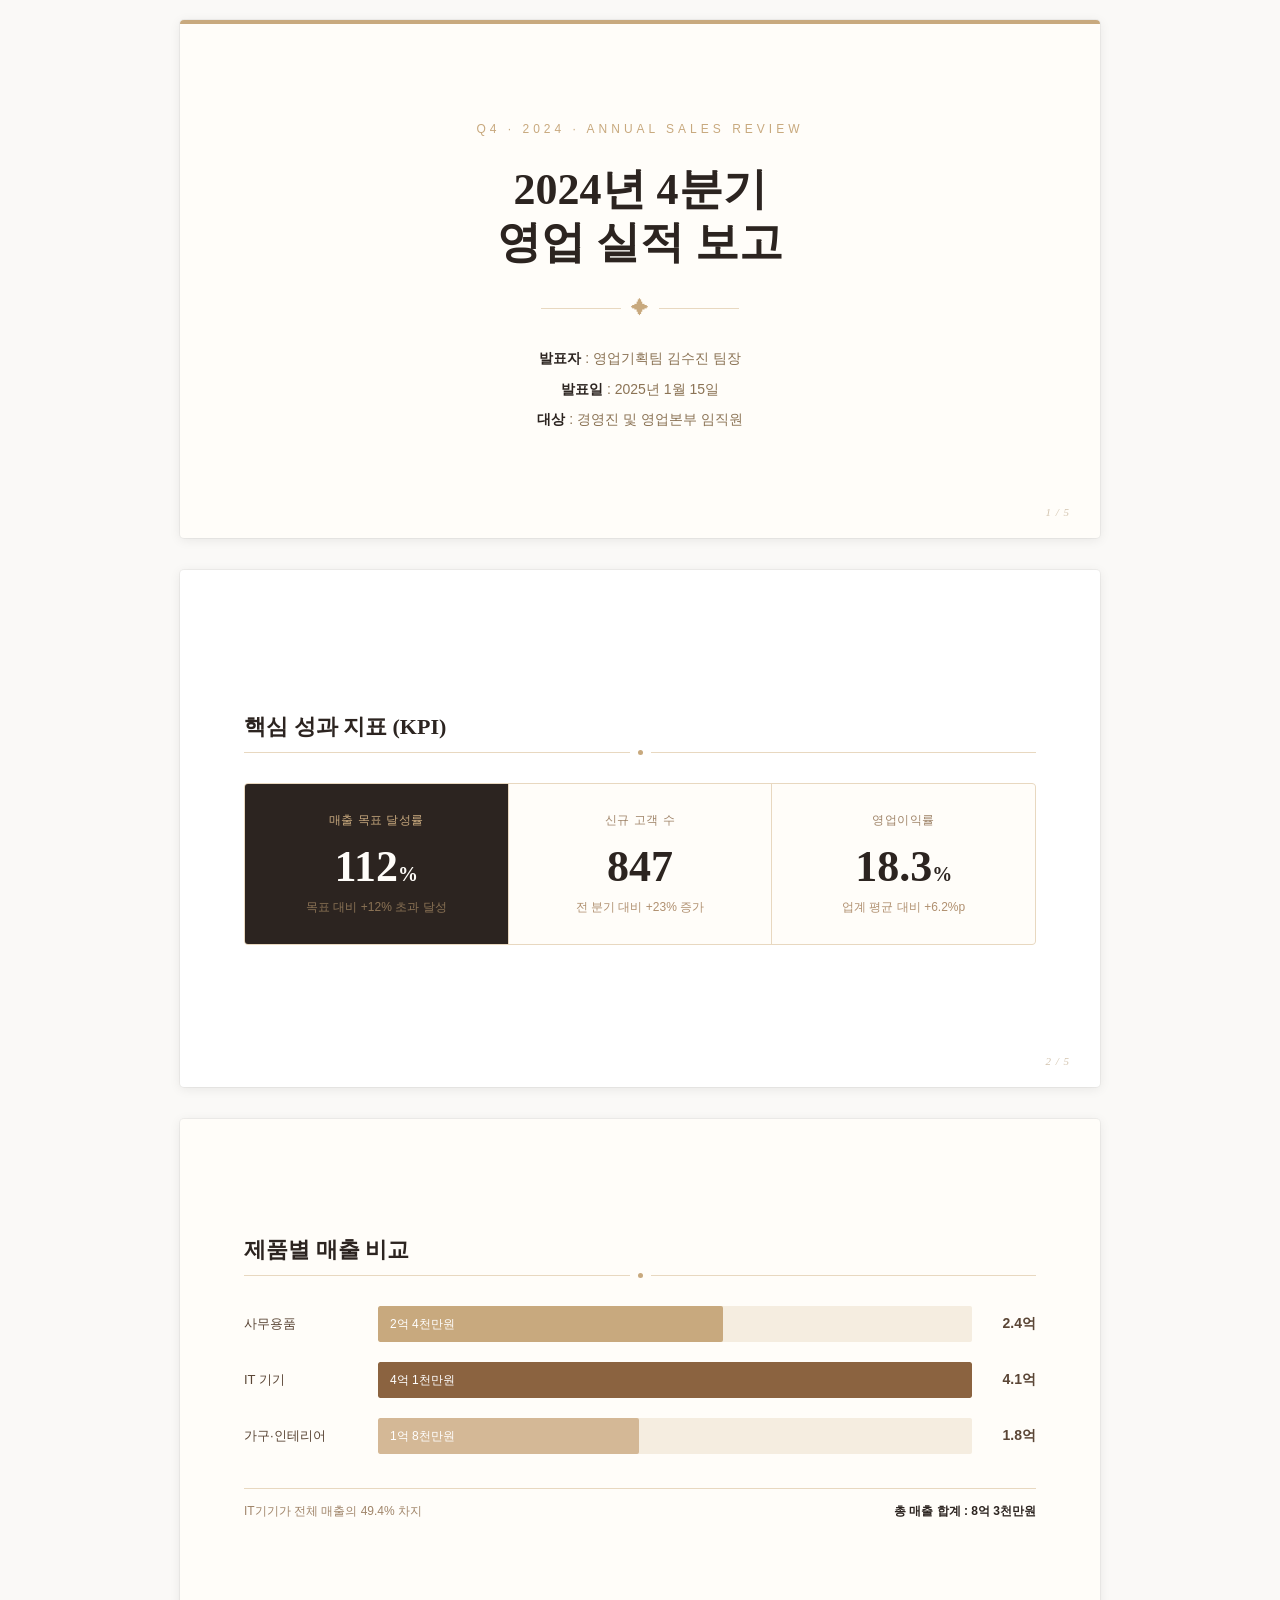
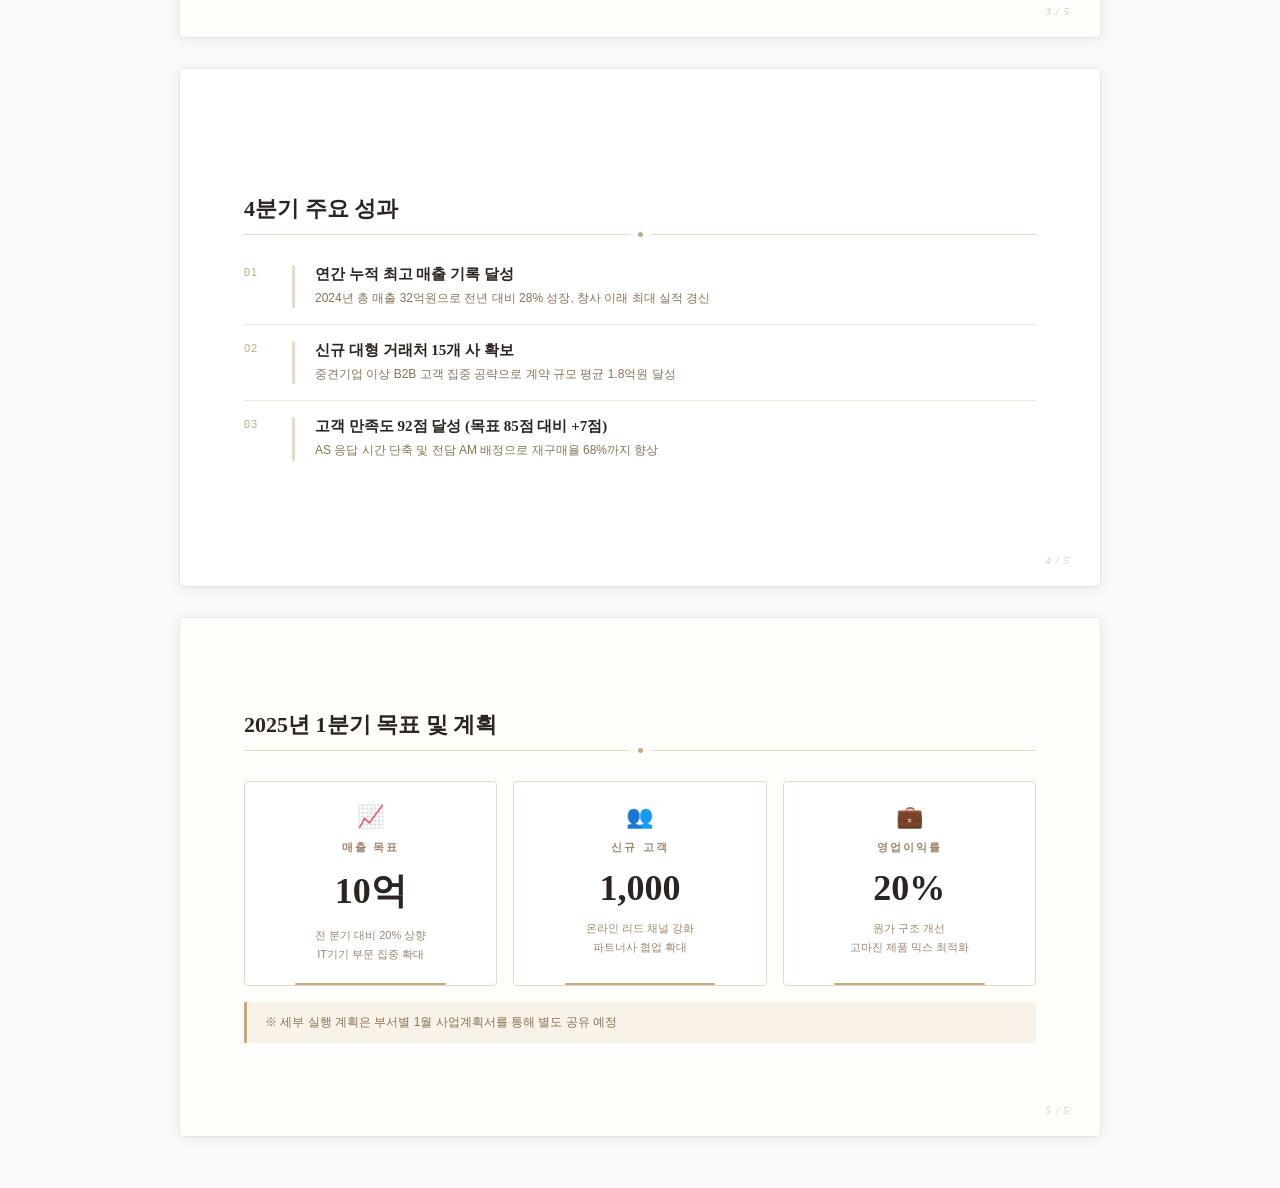
<file: chapter4/ppt-c.html>
<!DOCTYPE html>
<html lang="ko">
<head>
<meta charset="UTF-8">
<meta name="viewport" content="width=device-width, initial-scale=1.0">
<title>2024년 4분기 영업 실적 보고 - Version C</title>
<style>
  * { margin: 0; padding: 0; box-sizing: border-box; }
  body { font-family: 'Georgia', 'Malgun Gothic', serif; background: #faf9f7; }

  .presentation { width: 100%; max-width: 960px; margin: 0 auto; padding: 20px; }

  .slide {
    width: 100%;
    aspect-ratio: 16/9;
    margin-bottom: 32px;
    border-radius: 4px;
    overflow: hidden;
    box-shadow: 0 2px 12px rgba(0,0,0,0.08), 0 0 0 1px rgba(0,0,0,0.04);
    position: relative;
    display: flex;
    flex-direction: column;
    justify-content: center;
    align-items: center;
    padding: 48px 64px;
  }

  .slide-number {
    position: absolute;
    bottom: 20px;
    right: 30px;
    font-size: 11px;
    color: #d4c5b0;
    letter-spacing: 1px;
    font-style: italic;
  }

  /* ── Slide 1: 제목 ── */
  .slide-1 { background: #fffdf9; text-align: center; }
  .slide-1 .top-rule {
    position: absolute;
    top: 0; left: 0; right: 0;
    height: 4px;
    background: #c8a97e;
  }
  .slide-1 .season-tag {
    font-size: 12px;
    letter-spacing: 4px;
    text-transform: uppercase;
    color: #c8a97e;
    font-family: 'Segoe UI', sans-serif;
    font-weight: 400;
    margin-bottom: 28px;
  }
  .slide-1 h1 {
    font-size: 44px;
    font-weight: 700;
    color: #2c2420;
    line-height: 1.2;
    margin-bottom: 28px;
  }
  .ornament {
    display: flex;
    align-items: center;
    justify-content: center;
    gap: 10px;
    margin-bottom: 24px;
    color: #c8a97e;
    font-size: 18px;
  }
  .ornament-line { width: 80px; height: 1px; background: #e8d8c0; }
  .slide-1 .meta {
    font-size: 14px;
    color: #8b7355;
    line-height: 2.2;
    font-family: 'Segoe UI', sans-serif;
    font-style: normal;
  }
  .slide-1 .meta strong { color: #2c2420; font-weight: 600; }

  /* ── 공통 헤더 ── */
  .slide-header { width: 100%; margin-bottom: 28px; }
  .slide-header h2 {
    font-size: 22px;
    font-weight: 700;
    color: #2c2420;
    font-family: 'Georgia', serif;
  }
  .slide-header .rule {
    display: flex;
    align-items: center;
    gap: 8px;
    margin-top: 8px;
  }
  .slide-header .rule-line { flex: 1; height: 1px; background: #e8d8c0; }
  .slide-header .rule-dot { width: 5px; height: 5px; background: #c8a97e; border-radius: 50%; flex-shrink: 0; }

  /* ── Slide 2: 핵심 지표 ── */
  .slide-2 { background: #fff; align-items: stretch; }
  .kpi-grid {
    display: grid;
    grid-template-columns: repeat(3, 1fr);
    gap: 1px;
    width: 100%;
    background: #e8d8c0;
    border: 1px solid #e8d8c0;
    border-radius: 4px;
    overflow: hidden;
  }
  .kpi-card {
    background: #fffdf9;
    padding: 28px 20px;
    text-align: center;
  }
  .kpi-card .kpi-label {
    font-size: 12px;
    color: #a0856a;
    margin-bottom: 16px;
    font-family: 'Segoe UI', sans-serif;
    font-weight: 500;
    letter-spacing: 0.5px;
  }
  .kpi-card .kpi-value {
    font-size: 44px;
    font-weight: 700;
    color: #2c2420;
    line-height: 1;
    margin-bottom: 10px;
    font-family: 'Georgia', serif;
  }
  .kpi-card .kpi-unit { font-size: 20px; }
  .kpi-card .kpi-sub {
    font-size: 12px;
    color: #b09070;
    font-family: 'Segoe UI', sans-serif;
  }
  .kpi-card.featured { background: #2c2420; }
  .kpi-card.featured .kpi-label { color: #c8a97e; }
  .kpi-card.featured .kpi-value { color: #fffdf9; }
  .kpi-card.featured .kpi-sub { color: #8b7355; }

  /* ── Slide 3: 제품별 매출 ── */
  .slide-3 { background: #fffdf9; align-items: stretch; }
  .bar-chart { width: 100%; }
  .bar-row { display: flex; align-items: center; margin-bottom: 20px; gap: 14px; }
  .bar-label {
    width: 120px;
    font-size: 13px;
    color: #5a4535;
    font-family: 'Segoe UI', sans-serif;
    flex-shrink: 0;
  }
  .bar-track {
    flex: 1;
    height: 36px;
    background: #f5ede0;
    border-radius: 2px;
    overflow: hidden;
    position: relative;
  }
  .bar-fill {
    height: 100%;
    border-radius: 2px;
    display: flex;
    align-items: center;
    padding-left: 12px;
  }
  .bar-fill.office { background: #c8a97e; }
  .bar-fill.it { background: #8b6340; }
  .bar-fill.furn { background: #d4b896; }
  .bar-fill span { font-size: 12px; color: #fff; font-family: 'Segoe UI', sans-serif; }
  .bar-amount {
    width: 50px;
    font-size: 14px;
    color: #5a4535;
    font-weight: 600;
    text-align: right;
    flex-shrink: 0;
    font-family: 'Segoe UI', sans-serif;
  }
  .chart-note {
    margin-top: 14px;
    padding-top: 14px;
    border-top: 1px solid #e8d8c0;
    font-size: 12px;
    color: #a0856a;
    font-family: 'Segoe UI', sans-serif;
    display: flex;
    justify-content: space-between;
  }
  .chart-note strong { color: #2c2420; }

  /* ── Slide 4: 주요 성과 ── */
  .slide-4 { background: #fff; align-items: stretch; }
  .achievement-list { width: 100%; display: flex; flex-direction: column; gap: 16px; }
  .achievement-item {
    display: flex;
    align-items: flex-start;
    gap: 20px;
    padding-bottom: 16px;
    border-bottom: 1px solid #f0e8d8;
  }
  .achievement-item:last-child { border-bottom: none; padding-bottom: 0; }
  .ach-num {
    font-size: 11px;
    font-family: 'Segoe UI', sans-serif;
    color: #c8a97e;
    letter-spacing: 1px;
    flex-shrink: 0;
    width: 28px;
    margin-top: 1px;
  }
  .ach-bar {
    width: 3px;
    height: 100%;
    background: #e8d8c0;
    border-radius: 2px;
    flex-shrink: 0;
    align-self: stretch;
    min-height: 40px;
  }
  .ach-content h3 {
    font-size: 15px;
    color: #2c2420;
    font-weight: 700;
    font-family: 'Georgia', serif;
    margin-bottom: 5px;
  }
  .ach-content p { font-size: 12px; color: #8b7355; font-family: 'Segoe UI', sans-serif; line-height: 1.6; }

  /* ── Slide 5: 다음 분기 목표 ── */
  .slide-5 { background: #fffdf9; align-items: stretch; }
  .goal-grid {
    display: grid;
    grid-template-columns: repeat(3, 1fr);
    gap: 16px;
    width: 100%;
  }
  .goal-card {
    background: #fff;
    border: 1px solid #e8d8c0;
    border-radius: 4px;
    padding: 22px 18px;
    text-align: center;
    position: relative;
  }
  .goal-card::after {
    content: '';
    position: absolute;
    bottom: 0; left: 20%; right: 20%;
    height: 2px;
    background: #c8a97e;
    border-radius: 1px;
  }
  .goal-card .goal-icon { font-size: 22px; margin-bottom: 10px; }
  .goal-card h3 {
    font-size: 11px;
    color: #a0856a;
    letter-spacing: 2px;
    text-transform: uppercase;
    font-family: 'Segoe UI', sans-serif;
    font-style: normal;
    margin-bottom: 12px;
  }
  .goal-card .goal-value {
    font-size: 36px;
    font-weight: 700;
    color: #2c2420;
    font-family: 'Georgia', serif;
    margin-bottom: 10px;
  }
  .goal-card p { font-size: 11px; color: #a0856a; font-family: 'Segoe UI', sans-serif; line-height: 1.7; }
  .note-bar {
    width: 100%;
    margin-top: 16px;
    padding: 12px 18px;
    background: #f8f2e8;
    border-left: 3px solid #c8a97e;
    font-size: 12px;
    color: #8b7355;
    font-family: 'Segoe UI', sans-serif;
  }
</style>
</head>
<body>
<div class="presentation">

  <!-- Slide 1: 제목 -->
  <div class="slide slide-1">
    <div class="top-rule"></div>
    <div class="season-tag">Q4 · 2024 · Annual Sales Review</div>
    <h1>2024년 4분기<br>영업 실적 보고</h1>
    <div class="ornament">
      <div class="ornament-line"></div>
      ✦
      <div class="ornament-line"></div>
    </div>
    <div class="meta">
      <strong>발표자</strong> : 영업기획팀 김수진 팀장<br>
      <strong>발표일</strong> : 2025년 1월 15일<br>
      <strong>대상</strong> : 경영진 및 영업본부 임직원
    </div>
    <div class="slide-number">1 / 5</div>
  </div>

  <!-- Slide 2: 핵심 지표 -->
  <div class="slide slide-2">
    <div class="slide-header">
      <h2>핵심 성과 지표 (KPI)</h2>
      <div class="rule"><div class="rule-line"></div><div class="rule-dot"></div><div class="rule-line"></div></div>
    </div>
    <div class="kpi-grid">
      <div class="kpi-card featured">
        <div class="kpi-label">매출 목표 달성률</div>
        <div class="kpi-value">112<span class="kpi-unit">%</span></div>
        <div class="kpi-sub">목표 대비 +12% 초과 달성</div>
      </div>
      <div class="kpi-card">
        <div class="kpi-label">신규 고객 수</div>
        <div class="kpi-value">847</div>
        <div class="kpi-sub">전 분기 대비 +23% 증가</div>
      </div>
      <div class="kpi-card">
        <div class="kpi-label">영업이익률</div>
        <div class="kpi-value">18.3<span class="kpi-unit">%</span></div>
        <div class="kpi-sub">업계 평균 대비 +6.2%p</div>
      </div>
    </div>
    <div class="slide-number">2 / 5</div>
  </div>

  <!-- Slide 3: 제품별 매출 -->
  <div class="slide slide-3">
    <div class="slide-header">
      <h2>제품별 매출 비교</h2>
      <div class="rule"><div class="rule-line"></div><div class="rule-dot"></div><div class="rule-line"></div></div>
    </div>
    <div class="bar-chart">
      <div class="bar-row">
        <div class="bar-label">사무용품</div>
        <div class="bar-track">
          <div class="bar-fill office" style="width:58%"><span>2억 4천만원</span></div>
        </div>
        <div class="bar-amount">2.4억</div>
      </div>
      <div class="bar-row">
        <div class="bar-label">IT 기기</div>
        <div class="bar-track">
          <div class="bar-fill it" style="width:100%"><span>4억 1천만원</span></div>
        </div>
        <div class="bar-amount">4.1억</div>
      </div>
      <div class="bar-row">
        <div class="bar-label">가구·인테리어</div>
        <div class="bar-track">
          <div class="bar-fill furn" style="width:44%"><span>1억 8천만원</span></div>
        </div>
        <div class="bar-amount">1.8억</div>
      </div>
    </div>
    <div class="chart-note">
      <span>IT기기가 전체 매출의 49.4% 차지</span>
      <span><strong>총 매출 합계 : 8억 3천만원</strong></span>
    </div>
    <div class="slide-number">3 / 5</div>
  </div>

  <!-- Slide 4: 주요 성과 -->
  <div class="slide slide-4">
    <div class="slide-header">
      <h2>4분기 주요 성과</h2>
      <div class="rule"><div class="rule-line"></div><div class="rule-dot"></div><div class="rule-line"></div></div>
    </div>
    <div class="achievement-list">
      <div class="achievement-item">
        <div class="ach-num">01</div>
        <div class="ach-bar"></div>
        <div class="ach-content">
          <h3>연간 누적 최고 매출 기록 달성</h3>
          <p>2024년 총 매출 32억원으로 전년 대비 28% 성장, 창사 이래 최대 실적 경신</p>
        </div>
      </div>
      <div class="achievement-item">
        <div class="ach-num">02</div>
        <div class="ach-bar"></div>
        <div class="ach-content">
          <h3>신규 대형 거래처 15개 사 확보</h3>
          <p>중견기업 이상 B2B 고객 집중 공략으로 계약 규모 평균 1.8억원 달성</p>
        </div>
      </div>
      <div class="achievement-item">
        <div class="ach-num">03</div>
        <div class="ach-bar"></div>
        <div class="ach-content">
          <h3>고객 만족도 92점 달성 (목표 85점 대비 +7점)</h3>
          <p>AS 응답 시간 단축 및 전담 AM 배정으로 재구매율 68%까지 향상</p>
        </div>
      </div>
    </div>
    <div class="slide-number">4 / 5</div>
  </div>

  <!-- Slide 5: 다음 분기 목표 -->
  <div class="slide slide-5">
    <div class="slide-header">
      <h2>2025년 1분기 목표 및 계획</h2>
      <div class="rule"><div class="rule-line"></div><div class="rule-dot"></div><div class="rule-line"></div></div>
    </div>
    <div class="goal-grid">
      <div class="goal-card">
        <div class="goal-icon">📈</div>
        <h3>매출 목표</h3>
        <div class="goal-value">10억</div>
        <p>전 분기 대비 20% 상향<br>IT기기 부문 집중 확대</p>
      </div>
      <div class="goal-card">
        <div class="goal-icon">👥</div>
        <h3>신규 고객</h3>
        <div class="goal-value">1,000</div>
        <p>온라인 리드 채널 강화<br>파트너사 협업 확대</p>
      </div>
      <div class="goal-card">
        <div class="goal-icon">💼</div>
        <h3>영업이익률</h3>
        <div class="goal-value">20%</div>
        <p>원가 구조 개선<br>고마진 제품 믹스 최적화</p>
      </div>
    </div>
    <div class="note-bar">
      ※ 세부 실행 계획은 부서별 1월 사업계획서를 통해 별도 공유 예정
    </div>
    <div class="slide-number">5 / 5</div>
  </div>

</div>
</body>
</html>
</file>
<file: chapter1/style.css>
/* ===== Variables ===== */
:root {
  --primary: #6C63FF;
  --primary-light: #A5A0FF;
  --primary-bg: #EEF0FF;
  --accent: #FF6B9D;
  --accent-bg: #FFF0F5;
  --mint: #34D399;
  --mint-bg: #E8FFF5;
  --yellow: #FBBF24;
  --yellow-bg: #FFF8E8;

  --bg: #FAFBFF;
  --bg-alt: #F4F6FC;
  --bg-dark: #2D3048;
  --white: #FFFFFF;

  --text: #2D3748;
  --text-light: #64748B;
  --text-lighter: #94A3B8;
  --text-white: #F1F5F9;

  --border: #E2E8F0;
  --gradient: linear-gradient(135deg, #6C63FF 0%, #A5A0FF 50%, #FF6B9D 100%);
  --shadow-sm: 0 2px 8px rgba(108, 99, 255, 0.06);
  --shadow: 0 4px 24px rgba(108, 99, 255, 0.08);
  --shadow-lg: 0 8px 32px rgba(108, 99, 255, 0.14);

  --radius: 16px;
  --radius-sm: 10px;
  --transition: 0.3s ease;
}

/* ===== Reset ===== */
*,
*::before,
*::after {
  margin: 0;
  padding: 0;
  box-sizing: border-box;
}

html {
  scroll-behavior: smooth;
}

body {
  font-family: 'Noto Sans KR', -apple-system, BlinkMacSystemFont, 'Segoe UI', sans-serif;
  background: var(--bg);
  color: var(--text);
  line-height: 1.7;
  -webkit-font-smoothing: antialiased;
}

a {
  text-decoration: none;
  color: inherit;
}

ul {
  list-style: none;
}

img {
  max-width: 100%;
}

/* ===== Container ===== */
.container {
  max-width: 1080px;
  margin: 0 auto;
  padding: 0 2rem;
}

/* ===== Navbar ===== */
.navbar {
  position: fixed;
  top: 0;
  left: 0;
  right: 0;
  z-index: 100;
  background: rgba(255, 255, 255, 0.85);
  backdrop-filter: blur(20px);
  -webkit-backdrop-filter: blur(20px);
  border-bottom: 1px solid transparent;
  transition: border-color var(--transition), box-shadow var(--transition);
}

.navbar.scrolled {
  border-bottom-color: var(--border);
  box-shadow: 0 1px 12px rgba(0, 0, 0, 0.04);
}

.nav-container {
  max-width: 1080px;
  margin: 0 auto;
  padding: 0 2rem;
  display: flex;
  align-items: center;
  justify-content: space-between;
  height: 64px;
}

.nav-logo {
  font-weight: 700;
  font-size: 1.4rem;
  background: var(--gradient);
  -webkit-background-clip: text;
  -webkit-text-fill-color: transparent;
  background-clip: text;
  letter-spacing: -0.5px;
}

.nav-links {
  display: flex;
  gap: 2rem;
}

.nav-links a {
  font-size: 0.9rem;
  font-weight: 500;
  color: var(--text-light);
  position: relative;
  padding: 0.3rem 0;
  transition: color var(--transition);
}

.nav-links a:hover {
  color: var(--primary);
}

.nav-links a::after {
  content: '';
  position: absolute;
  bottom: 0;
  left: 0;
  width: 0;
  height: 2px;
  background: var(--gradient);
  border-radius: 2px;
  transition: width var(--transition);
}

.nav-links a:hover::after {
  width: 100%;
}

.nav-toggle {
  display: none;
  flex-direction: column;
  gap: 5px;
  cursor: pointer;
  background: none;
  border: none;
  padding: 4px;
}

.nav-toggle span {
  display: block;
  width: 22px;
  height: 2px;
  background: var(--text);
  border-radius: 2px;
  transition: var(--transition);
}

/* ===== Hero ===== */
.hero {
  min-height: 100vh;
  display: flex;
  align-items: center;
  justify-content: center;
  text-align: center;
  padding: 6rem 2rem 4rem;
  position: relative;
  overflow: hidden;
}

.hero::before {
  content: '';
  position: absolute;
  top: -180px;
  right: -180px;
  width: 520px;
  height: 520px;
  background: radial-gradient(circle, rgba(108, 99, 255, 0.07) 0%, transparent 70%);
  border-radius: 50%;
  pointer-events: none;
}

.hero::after {
  content: '';
  position: absolute;
  bottom: -120px;
  left: -100px;
  width: 400px;
  height: 400px;
  background: radial-gradient(circle, rgba(255, 107, 157, 0.06) 0%, transparent 70%);
  border-radius: 50%;
  pointer-events: none;
}

.hero-content {
  position: relative;
  z-index: 1;
  max-width: 640px;
}

.hero-greeting {
  font-size: 1.05rem;
  color: var(--primary);
  font-weight: 500;
  margin-bottom: 0.6rem;
  letter-spacing: 0.5px;
}

.hero-name {
  font-size: 3.2rem;
  font-weight: 700;
  line-height: 1.2;
  margin-bottom: 0.6rem;
  background: var(--gradient);
  -webkit-background-clip: text;
  -webkit-text-fill-color: transparent;
  background-clip: text;
}

.hero-title {
  font-size: 1.25rem;
  font-weight: 600;
  color: var(--text);
  margin-bottom: 1rem;
}

.hero-desc {
  font-size: 1.05rem;
  color: var(--text-light);
  margin-bottom: 2.2rem;
  line-height: 1.8;
}

.hero-buttons {
  display: flex;
  gap: 1rem;
  justify-content: center;
  flex-wrap: wrap;
}

.hero-scroll {
  position: absolute;
  bottom: 2.5rem;
  left: 50%;
  transform: translateX(-50%);
  display: flex;
  flex-direction: column;
  align-items: center;
  gap: 0.6rem;
  color: var(--text-lighter);
  font-size: 0.75rem;
  letter-spacing: 1.5px;
  text-transform: uppercase;
}

.scroll-line {
  width: 1px;
  height: 36px;
  background: linear-gradient(to bottom, var(--primary-light), transparent);
  animation: scrollPulse 2s ease-in-out infinite;
}

@keyframes scrollPulse {
  0%, 100% { opacity: 0.4; transform: scaleY(0.7); }
  50% { opacity: 1; transform: scaleY(1); }
}

/* ===== Buttons ===== */
.btn {
  display: inline-flex;
  align-items: center;
  gap: 0.5rem;
  padding: 0.75rem 2rem;
  border-radius: 50px;
  font-size: 0.92rem;
  font-weight: 500;
  cursor: pointer;
  border: none;
  font-family: inherit;
  transition: all var(--transition);
}

.btn-primary {
  background: var(--gradient);
  color: white;
  box-shadow: 0 4px 16px rgba(108, 99, 255, 0.3);
}

.btn-primary:hover {
  transform: translateY(-2px);
  box-shadow: 0 6px 24px rgba(108, 99, 255, 0.4);
}

.btn-outline {
  background: white;
  color: var(--primary);
  border: 2px solid var(--border);
}

.btn-outline:hover {
  border-color: var(--primary-light);
  background: var(--primary-bg);
  transform: translateY(-2px);
}

/* ===== Sections ===== */
.section {
  padding: 6rem 0;
}

.section-alt {
  background: var(--white);
}

.section-dark {
  background: var(--bg-dark);
}

.section-title {
  font-size: 2rem;
  font-weight: 700;
  text-align: center;
  margin-bottom: 0.6rem;
  position: relative;
  padding-bottom: 1rem;
}

.section-title::after {
  content: '';
  position: absolute;
  bottom: 0;
  left: 50%;
  transform: translateX(-50%);
  width: 48px;
  height: 3px;
  background: var(--gradient);
  border-radius: 3px;
}

.section-title + p,
.section-title + .contact-desc {
  text-align: center;
  color: var(--text-light);
  margin-bottom: 3rem;
}

.section-title-light {
  color: var(--text-white);
}

.section-title-light::after {
  background: var(--accent);
}

/* ===== About ===== */
.about-grid {
  display: grid;
  grid-template-columns: 280px 1fr;
  gap: 3.5rem;
  align-items: start;
  margin-top: 3rem;
}

.about-image-placeholder {
  width: 100%;
  aspect-ratio: 1;
  border-radius: var(--radius);
  background: linear-gradient(135deg, var(--primary-bg), var(--accent-bg));
  display: flex;
  align-items: center;
  justify-content: center;
  font-size: 1.1rem;
  color: var(--text-lighter);
  font-weight: 500;
  letter-spacing: 2px;
  border: 2px dashed var(--border);
}

.about-text p {
  color: var(--text-light);
  font-size: 0.95rem;
  margin-bottom: 1.2rem;
  line-height: 1.9;
}

.about-stats {
  display: flex;
  gap: 2rem;
  margin-top: 2rem;
  padding-top: 2rem;
  border-top: 1px solid var(--border);
}

.stat {
  text-align: center;
}

.stat-number {
  display: block;
  font-size: 2rem;
  font-weight: 700;
  background: var(--gradient);
  -webkit-background-clip: text;
  -webkit-text-fill-color: transparent;
  background-clip: text;
  line-height: 1.2;
}

.stat-label {
  font-size: 0.8rem;
  color: var(--text-lighter);
  margin-top: 0.2rem;
  display: block;
}

/* ===== Timeline (Experience) ===== */
.timeline {
  position: relative;
  margin-top: 3rem;
  padding-left: 2rem;
}

.timeline::before {
  content: '';
  position: absolute;
  left: 6px;
  top: 6px;
  bottom: 6px;
  width: 2px;
  background: linear-gradient(to bottom, var(--primary-light), var(--accent));
  border-radius: 2px;
}

.timeline-item {
  position: relative;
  padding-left: 2.5rem;
  padding-bottom: 3rem;
}

.timeline-item:last-child {
  padding-bottom: 0;
}

.timeline-dot {
  position: absolute;
  left: -2rem;
  top: 6px;
  width: 14px;
  height: 14px;
  border-radius: 50%;
  background: white;
  border: 3px solid var(--primary);
  z-index: 1;
}

.timeline-header {
  display: flex;
  align-items: center;
  justify-content: space-between;
  flex-wrap: wrap;
  gap: 0.5rem;
  margin-bottom: 0.3rem;
}

.timeline-header h3 {
  font-size: 1.1rem;
  font-weight: 700;
}

.timeline-date {
  font-size: 0.8rem;
  color: var(--primary);
  font-weight: 600;
  background: var(--primary-bg);
  padding: 0.2rem 0.9rem;
  border-radius: 50px;
}

.timeline-company {
  color: var(--text-light);
  font-size: 0.9rem;
  margin-bottom: 0.8rem;
}

.timeline-details {
  padding-left: 1.2rem;
  color: var(--text-light);
  font-size: 0.88rem;
}

.timeline-details li {
  margin-bottom: 0.4rem;
  list-style: disc;
}

/* ===== Skills ===== */
.skills-grid {
  display: grid;
  grid-template-columns: repeat(auto-fit, minmax(280px, 1fr));
  gap: 1.5rem;
  margin-top: 3rem;
}

.skill-category {
  background: var(--white);
  border: 1px solid var(--border);
  border-radius: var(--radius);
  padding: 2rem;
  transition: all var(--transition);
}

.skill-category:hover {
  transform: translateY(-4px);
  box-shadow: var(--shadow-lg);
  border-color: var(--primary-light);
}

.skill-category h3 {
  font-size: 1rem;
  font-weight: 700;
  margin-bottom: 1.2rem;
  color: var(--text);
  display: flex;
  align-items: center;
  gap: 0.5rem;
}

.skill-category h3::before {
  content: '';
  display: inline-block;
  width: 4px;
  height: 18px;
  border-radius: 4px;
  background: var(--gradient);
}

.skill-tags {
  display: flex;
  flex-wrap: wrap;
  gap: 0.5rem;
}

.skill-tag {
  font-size: 0.82rem;
  padding: 0.35rem 0.9rem;
  border-radius: 50px;
  background: var(--bg);
  color: var(--text-light);
  border: 1px solid var(--border);
  transition: all var(--transition);
}

.skill-tag:hover {
  border-color: var(--primary-light);
  color: var(--primary);
  background: #F5F3FF;
}

/* ===== Projects ===== */
.projects-grid {
  display: grid;
  grid-template-columns: repeat(auto-fit, minmax(300px, 1fr));
  gap: 1.5rem;
  margin-top: 3rem;
}

.project-card {
  background: var(--bg);
  border: 1px solid var(--border);
  border-radius: var(--radius);
  overflow: hidden;
  transition: all var(--transition);
}

.project-card:hover {
  transform: translateY(-6px);
  box-shadow: var(--shadow-lg);
}

.project-image-placeholder {
  height: 180px;
  display: flex;
  align-items: center;
  justify-content: center;
  font-size: 2.5rem;
  font-weight: 700;
  color: var(--primary-light);
}

.project-card:nth-child(1) .project-image-placeholder {
  background: linear-gradient(135deg, #EEF0FF 0%, #F5F3FF 100%);
}

.project-card:nth-child(2) .project-image-placeholder {
  background: linear-gradient(135deg, #FFF0F5 0%, #FFE8F0 100%);
}

.project-card:nth-child(3) .project-image-placeholder {
  background: linear-gradient(135deg, #E8FFF5 0%, #E0F8EE 100%);
  color: var(--mint);
}

.project-info {
  padding: 1.5rem;
}

.project-info h3 {
  font-size: 1.1rem;
  font-weight: 700;
  margin-bottom: 0.5rem;
}

.project-info p {
  font-size: 0.88rem;
  color: var(--text-light);
  margin-bottom: 1rem;
  line-height: 1.6;
}

.project-tags {
  display: flex;
  flex-wrap: wrap;
  gap: 0.4rem;
  margin-bottom: 1rem;
}

.project-tags span {
  font-size: 0.75rem;
  padding: 0.25rem 0.7rem;
  border-radius: 50px;
  background: var(--white);
  color: var(--primary);
  border: 1px solid rgba(108, 99, 255, 0.15);
}

.project-links {
  display: flex;
  gap: 1rem;
}

.project-link {
  font-size: 0.85rem;
  font-weight: 600;
  color: var(--primary);
  transition: color var(--transition);
}

.project-link:hover {
  color: var(--accent);
}

/* ===== Education ===== */
.education-grid {
  display: grid;
  grid-template-columns: 1fr 1fr;
  gap: 2.5rem;
  margin-top: 3rem;
}

.education-group h3 {
  font-size: 1rem;
  font-weight: 700;
  color: var(--primary);
  margin-bottom: 1.2rem;
  display: flex;
  align-items: center;
  gap: 0.5rem;
}

.education-group h3::before {
  content: '';
  display: inline-block;
  width: 8px;
  height: 8px;
  border-radius: 50%;
  background: var(--gradient);
}

.education-item {
  background: var(--white);
  border: 1px solid var(--border);
  border-radius: var(--radius-sm);
  padding: 1.4rem 1.6rem;
  margin-bottom: 1rem;
  transition: all var(--transition);
}

.education-item:hover {
  border-color: var(--primary-light);
  box-shadow: var(--shadow);
}

.education-header {
  display: flex;
  justify-content: space-between;
  align-items: center;
  flex-wrap: wrap;
  gap: 0.5rem;
  margin-bottom: 0.3rem;
}

.education-header h4 {
  font-size: 0.98rem;
  font-weight: 600;
}

.education-date {
  font-size: 0.78rem;
  color: var(--primary);
  font-weight: 600;
  background: var(--primary-bg);
  padding: 0.15rem 0.7rem;
  border-radius: 50px;
}

.education-item p {
  color: var(--text-light);
  font-size: 0.88rem;
}

/* ===== Contact ===== */
.contact-desc {
  text-align: center;
  color: var(--text-lighter);
  font-size: 1rem;
  margin-bottom: 2.5rem;
}

.section-dark .contact-desc {
  color: #94A3B8;
}

.contact-grid {
  display: grid;
  grid-template-columns: repeat(3, 1fr);
  gap: 1.5rem;
  max-width: 750px;
  margin: 0 auto;
}

.contact-card {
  text-align: center;
  padding: 2rem 1.5rem;
  background: rgba(255, 255, 255, 0.06);
  border: 1px solid rgba(255, 255, 255, 0.1);
  border-radius: var(--radius);
  transition: all var(--transition);
  display: block;
}

.contact-card:hover {
  transform: translateY(-4px);
  background: rgba(255, 255, 255, 0.1);
  box-shadow: 0 8px 32px rgba(0, 0, 0, 0.15);
  border-color: rgba(255, 255, 255, 0.2);
}

.contact-icon {
  font-size: 1.8rem;
  margin-bottom: 0.8rem;
  display: block;
}

.contact-card h3 {
  font-size: 0.95rem;
  color: var(--text-white);
  margin-bottom: 0.4rem;
}

.contact-card p {
  color: #94A3B8;
  font-size: 0.85rem;
}

/* ===== Footer ===== */
.footer {
  text-align: center;
  padding: 2rem;
  background: var(--bg-dark);
  color: var(--text-lighter);
  font-size: 0.82rem;
  border-top: 1px solid rgba(255, 255, 255, 0.06);
}

/* ===== Scroll Animation ===== */
.fade-up {
  opacity: 0;
  transform: translateY(28px);
  transition: opacity 0.6s ease, transform 0.6s ease;
}

.fade-up.visible {
  opacity: 1;
  transform: translateY(0);
}

/* ===== Responsive ===== */
@media (max-width: 768px) {
  .nav-links {
    display: none;
    position: absolute;
    top: 64px;
    left: 0;
    right: 0;
    background: rgba(255, 255, 255, 0.98);
    backdrop-filter: blur(20px);
    flex-direction: column;
    padding: 1.5rem 2rem;
    gap: 1.2rem;
    border-bottom: 1px solid var(--border);
    box-shadow: 0 8px 24px rgba(0, 0, 0, 0.06);
  }

  .nav-links.open {
    display: flex;
  }

  .nav-toggle {
    display: flex;
  }

  .hero-name {
    font-size: 2.4rem;
  }

  .about-grid {
    grid-template-columns: 1fr;
    gap: 2rem;
  }

  .about-image-placeholder {
    max-width: 220px;
    margin: 0 auto;
  }

  .about-stats {
    justify-content: center;
  }

  .education-grid {
    grid-template-columns: 1fr;
    gap: 2rem;
  }

  .contact-grid {
    grid-template-columns: 1fr;
    max-width: 320px;
  }

  .timeline-header {
    flex-direction: column;
    align-items: flex-start;
  }
}

@media (max-width: 480px) {
  .hero-name {
    font-size: 2rem;
  }

  .hero-buttons {
    flex-direction: column;
    align-items: center;
  }

  .about-stats {
    flex-direction: column;
    align-items: center;
    gap: 1.5rem;
  }

  .section {
    padding: 4rem 0;
  }
}
</file>
